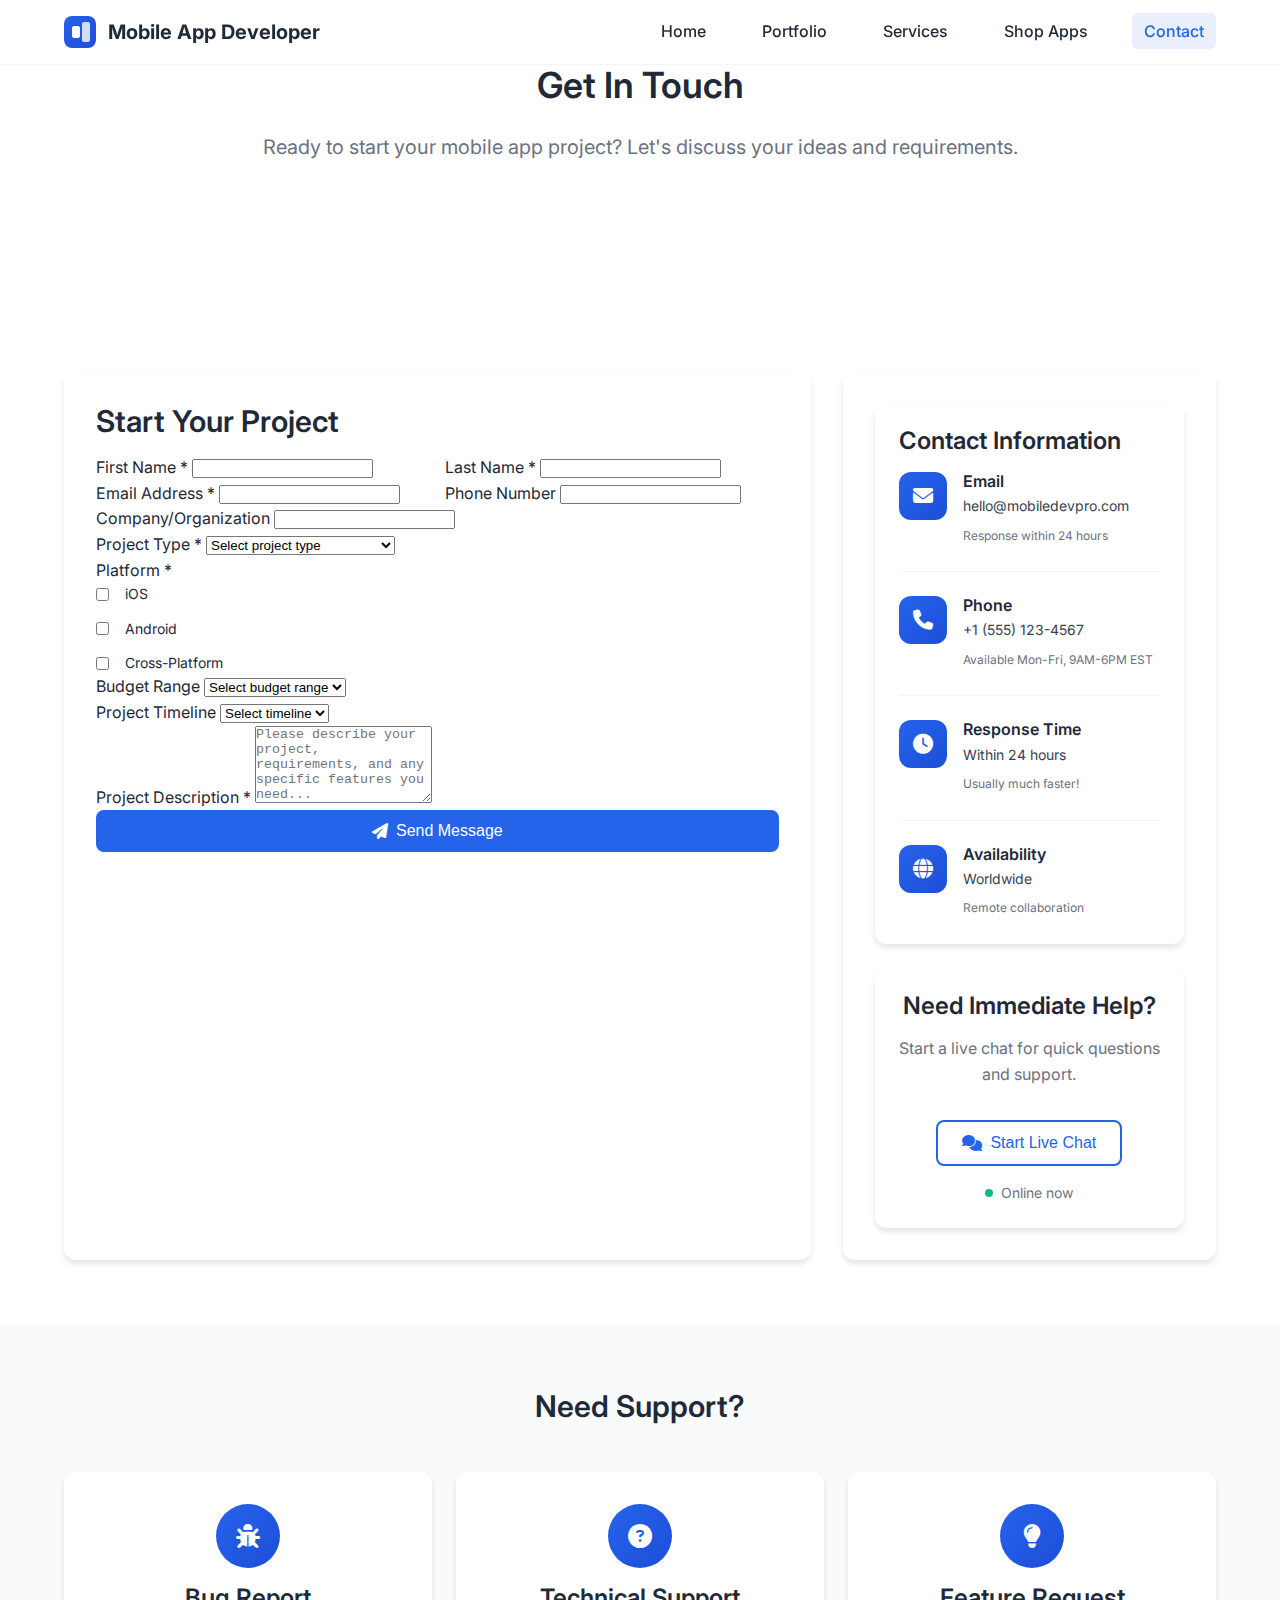
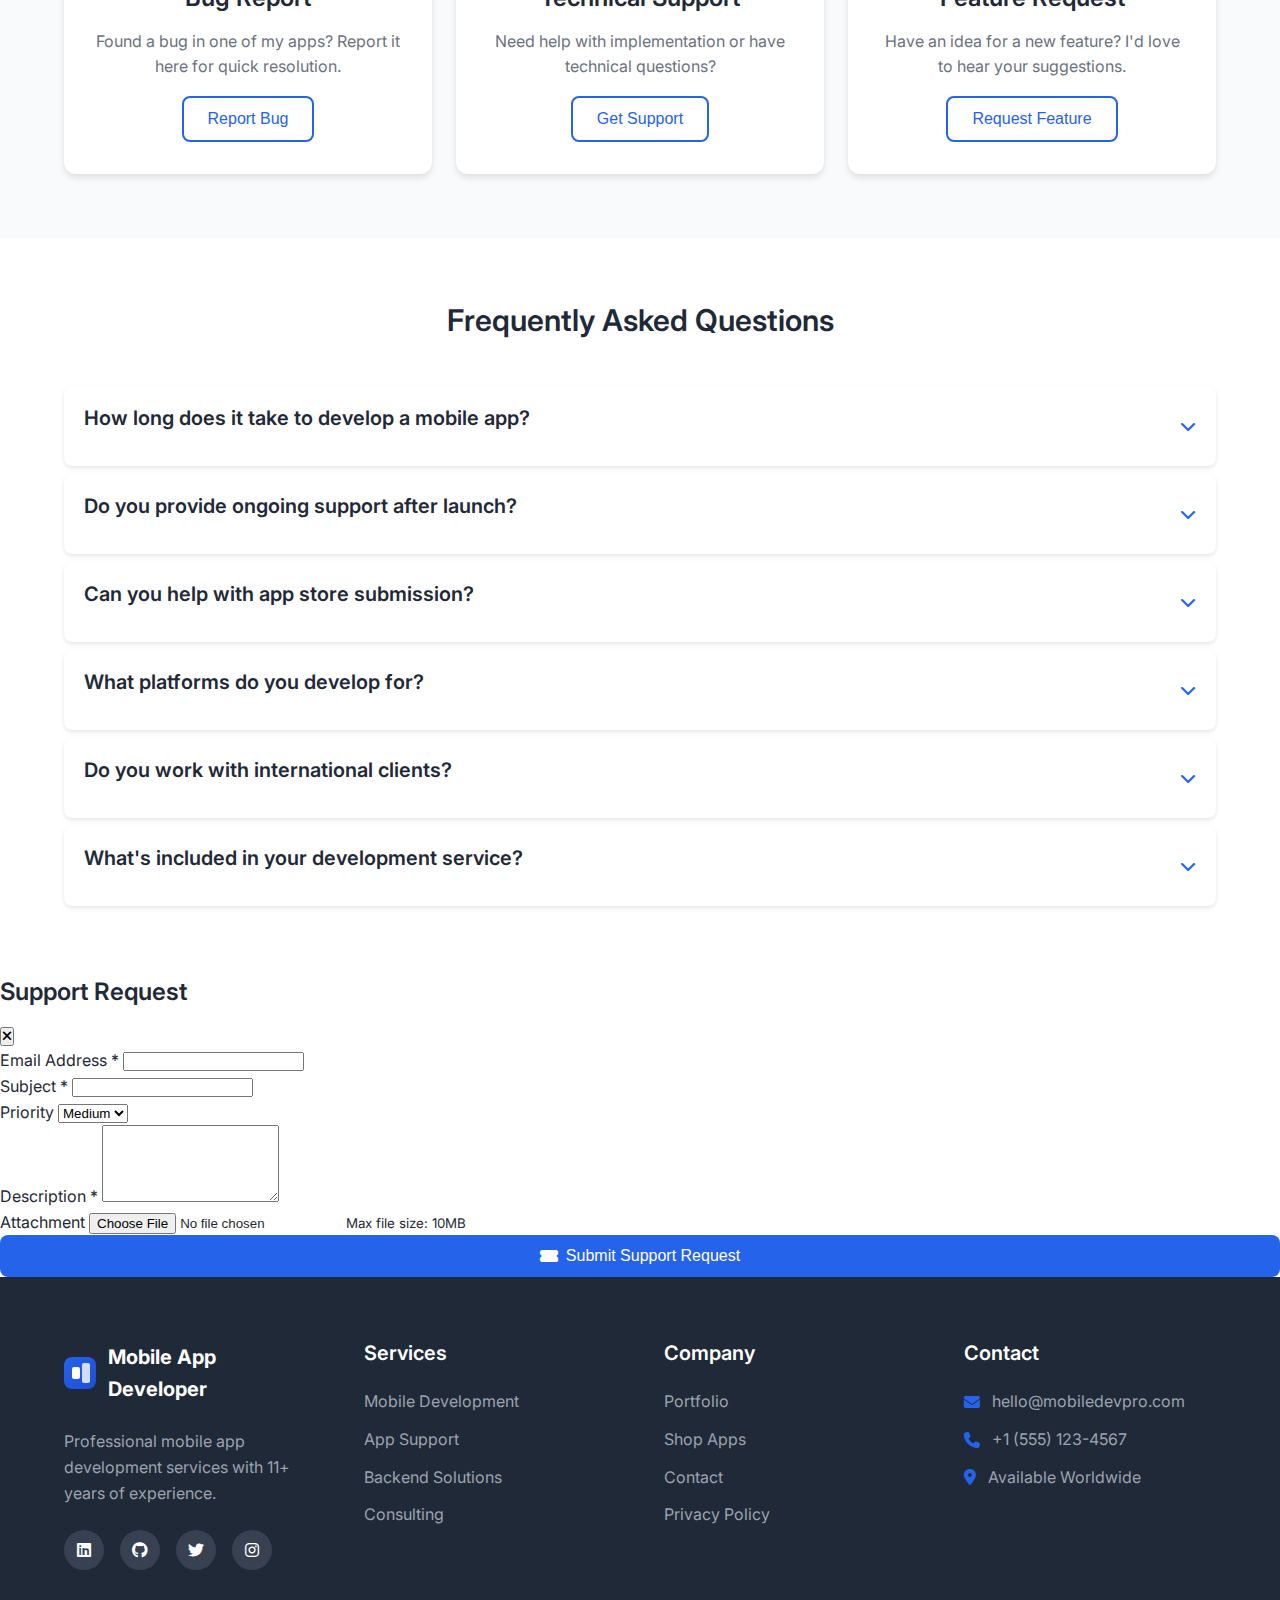
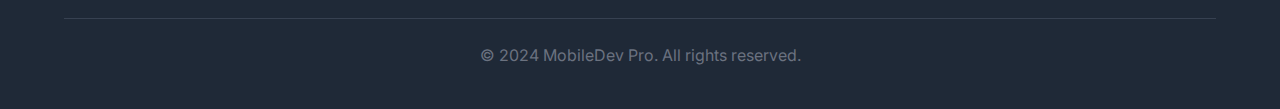
<file: contact.html>
<!DOCTYPE html>
<html lang="en">
<head>
    <meta charset="UTF-8">
    <meta name="viewport" content="width=device-width, initial-scale=1.0">
    <meta name="description" content="Contact professional mobile app developer for iOS & Android development services. Get support, request quotes, and start your project.">
    <meta name="keywords" content="contact mobile developer, app development quote, mobile app support, iOS Android developer contact">
    <title>Contact - Mobile App Developer | MobileDev Pro</title>
    
    <link rel="icon" type="image/x-icon" href="assets/favicon.ico">
    <link rel="stylesheet" href="css/styles.css">
    <link rel="stylesheet" href="https://cdnjs.cloudflare.com/ajax/libs/font-awesome/6.4.0/css/all.min.css">
    <link href="https://fonts.googleapis.com/css2?family=Inter:wght@300;400;500;600;700&display=swap" rel="stylesheet">
</head>
<body>
    <!-- Navigation -->
    <nav class="navbar">
        <div class="nav-container">
            <div class="nav-logo">
                <img src="assets/logo.svg" alt="Logo" class="logo-img">
                <span class="logo-text">Mobile App Developer</span>
            </div>
            <ul class="nav-menu">
                <li class="nav-item">
                    <a href="index.html" class="nav-link">Home</a>
                </li>
                <li class="nav-item">
                    <a href="portfolio.html" class="nav-link">Portfolio</a>
                </li>
                <li class="nav-item">
                    <a href="services.html" class="nav-link">Services</a>
                </li>
                <li class="nav-item">
                    <a href="shop.html" class="nav-link">Shop Apps</a>
                </li>
                <li class="nav-item">
                    <a href="contact.html" class="nav-link active">Contact</a>
                </li>
            </ul>
            <div class="hamburger">
                <span class="bar"></span>
                <span class="bar"></span>
                <span class="bar"></span>
            </div>
        </div>
    </nav>

    <!-- Contact Hero -->
    <section class="contact-hero">
        <div class="container">
            <h1 class="page-title">Get In Touch</h1>
            <p class="page-subtitle">Ready to start your mobile app project? Let's discuss your ideas and requirements.</p>
        </div>
    </section>

    <!-- Contact Section -->
    <section class="contact-section">
        <div class="container">
            <div class="contact-content">
                <!-- Contact Form -->
                <div class="contact-form-container">
                    <h2>Start Your Project</h2>
                    <form class="contact-form" id="contactForm">
                        <div class="form-row">
                            <div class="form-group">
                                <label for="firstName">First Name *</label>
                                <input type="text" id="firstName" name="firstName" required>
                            </div>
                            <div class="form-group">
                                <label for="lastName">Last Name *</label>
                                <input type="text" id="lastName" name="lastName" required>
                            </div>
                        </div>
                        
                        <div class="form-row">
                            <div class="form-group">
                                <label for="email">Email Address *</label>
                                <input type="email" id="email" name="email" required>
                            </div>
                            <div class="form-group">
                                <label for="phone">Phone Number</label>
                                <input type="tel" id="phone" name="phone">
                            </div>
                        </div>

                        <div class="form-group">
                            <label for="company">Company/Organization</label>
                            <input type="text" id="company" name="company">
                        </div>

                        <div class="form-group">
                            <label for="projectType">Project Type *</label>
                            <select id="projectType" name="projectType" required>
                                <option value="">Select project type</option>
                                <option value="new-app">New App Development</option>
                                <option value="app-update">App Update/Enhancement</option>
                                <option value="app-support">App Support & Maintenance</option>
                                <option value="backend">Backend Development</option>
                                <option value="consulting">Technical Consulting</option>
                                <option value="other">Other</option>
                            </select>
                        </div>

                        <div class="form-group">
                            <label for="platform">Platform *</label>
                            <div class="checkbox-group">
                                <label class="checkbox-label">
                                    <input type="checkbox" name="platform" value="ios">
                                    <span class="checkmark"></span>
                                    iOS
                                </label>
                                <label class="checkbox-label">
                                    <input type="checkbox" name="platform" value="android">
                                    <span class="checkmark"></span>
                                    Android
                                </label>
                                <label class="checkbox-label">
                                    <input type="checkbox" name="platform" value="cross-platform">
                                    <span class="checkmark"></span>
                                    Cross-Platform
                                </label>
                            </div>
                        </div>

                        <div class="form-group">
                            <label for="budget">Budget Range</label>
                            <select id="budget" name="budget">
                                <option value="">Select budget range</option>
                                <option value="under-5k">Under $5,000</option>
                                <option value="5k-15k">$5,000 - $15,000</option>
                                <option value="15k-30k">$15,000 - $30,000</option>
                                <option value="30k-50k">$30,000 - $50,000</option>
                                <option value="over-50k">Over $50,000</option>
                            </select>
                        </div>

                        <div class="form-group">
                            <label for="timeline">Project Timeline</label>
                            <select id="timeline" name="timeline">
                                <option value="">Select timeline</option>
                                <option value="asap">ASAP</option>
                                <option value="1-2-months">1-2 months</option>
                                <option value="3-4-months">3-4 months</option>
                                <option value="5-6-months">5-6 months</option>
                                <option value="flexible">Flexible</option>
                            </select>
                        </div>

                        <div class="form-group">
                            <label for="message">Project Description *</label>
                            <textarea id="message" name="message" rows="5" placeholder="Please describe your project, requirements, and any specific features you need..." required></textarea>
                        </div>

                        <button type="submit" class="btn btn-primary btn-full">
                            <i class="fas fa-paper-plane"></i>
                            Send Message
                        </button>
                    </form>
                </div>

                <!-- Contact Info -->
                <div class="contact-info-container">
                    <div class="contact-info-card">
                        <h3>Contact Information</h3>
                        <div class="contact-item">
                            <div class="contact-icon">
                                <i class="fas fa-envelope"></i>
                            </div>
                            <div class="contact-details">
                                <h4>Email</h4>
                                <p>hello@mobiledevpro.com</p>
                                <small>Response within 24 hours</small>
                            </div>
                        </div>
                        
                        <div class="contact-item">
                            <div class="contact-icon">
                                <i class="fas fa-phone"></i>
                            </div>
                            <div class="contact-details">
                                <h4>Phone</h4>
                                <p>+1 (555) 123-4567</p>
                                <small>Available Mon-Fri, 9AM-6PM EST</small>
                            </div>
                        </div>

                        <div class="contact-item">
                            <div class="contact-icon">
                                <i class="fas fa-clock"></i>
                            </div>
                            <div class="contact-details">
                                <h4>Response Time</h4>
                                <p>Within 24 hours</p>
                                <small>Usually much faster!</small>
                            </div>
                        </div>

                        <div class="contact-item">
                            <div class="contact-icon">
                                <i class="fas fa-globe"></i>
                            </div>
                            <div class="contact-details">
                                <h4>Availability</h4>
                                <p>Worldwide</p>
                                <small>Remote collaboration</small>
                            </div>
                        </div>
                    </div>

                    <!-- Live Chat Widget -->
                    <div class="live-chat-card">
                        <h3>Need Immediate Help?</h3>
                        <p>Start a live chat for quick questions and support.</p>
                        <button class="btn btn-outline chat-btn" id="startChat">
                            <i class="fas fa-comments"></i>
                            Start Live Chat
                        </button>
                        <div class="chat-status">
                            <div class="status-indicator online"></div>
                            <span>Online now</span>
                        </div>
                    </div>
                </div>
            </div>
        </div>
    </section>

    <!-- Support Request Section -->
    <section class="support-section">
        <div class="container">
            <h2 class="section-title">Need Support?</h2>
            <div class="support-options">
                <div class="support-card">
                    <div class="support-icon">
                        <i class="fas fa-bug"></i>
                    </div>
                    <h3>Bug Report</h3>
                    <p>Found a bug in one of my apps? Report it here for quick resolution.</p>
                    <button class="btn btn-outline support-btn" data-type="bug">Report Bug</button>
                </div>

                <div class="support-card">
                    <div class="support-icon">
                        <i class="fas fa-question-circle"></i>
                    </div>
                    <h3>Technical Support</h3>
                    <p>Need help with implementation or have technical questions?</p>
                    <button class="btn btn-outline support-btn" data-type="technical">Get Support</button>
                </div>

                <div class="support-card">
                    <div class="support-icon">
                        <i class="fas fa-lightbulb"></i>
                    </div>
                    <h3>Feature Request</h3>
                    <p>Have an idea for a new feature? I'd love to hear your suggestions.</p>
                    <button class="btn btn-outline support-btn" data-type="feature">Request Feature</button>
                </div>
            </div>
        </div>
    </section>

    <!-- FAQ Section -->
    <section class="faq-section">
        <div class="container">
            <h2 class="section-title">Frequently Asked Questions</h2>
            <div class="faq-grid">
                <div class="faq-item">
                    <div class="faq-question">
                        <h4>How long does it take to develop a mobile app?</h4>
                        <i class="fas fa-chevron-down"></i>
                    </div>
                    <div class="faq-answer">
                        <p>Development time varies based on complexity. Simple apps take 2-3 months, while complex apps with advanced features can take 4-6 months or more. I provide detailed timelines during the planning phase.</p>
                    </div>
                </div>

                <div class="faq-item">
                    <div class="faq-question">
                        <h4>Do you provide ongoing support after launch?</h4>
                        <i class="fas fa-chevron-down"></i>
                    </div>
                    <div class="faq-answer">
                        <p>Yes! I offer comprehensive support packages including bug fixes, updates, performance monitoring, and feature enhancements. Support plans start at $500/month.</p>
                    </div>
                </div>

                <div class="faq-item">
                    <div class="faq-question">
                        <h4>Can you help with app store submission?</h4>
                        <i class="fas fa-chevron-down"></i>
                    </div>
                    <div class="faq-answer">
                        <p>Absolutely! I handle the entire app store submission process, including preparing assets, writing descriptions, and managing the review process for both iOS App Store and Google Play Store.</p>
                    </div>
                </div>

                <div class="faq-item">
                    <div class="faq-question">
                        <h4>What platforms do you develop for?</h4>
                        <i class="fas fa-chevron-down"></i>
                    </div>
                    <div class="faq-answer">
                        <p>I develop native iOS apps (Swift/SwiftUI), native Android apps (Kotlin/Java), and cross-platform solutions using React Native and Flutter. The choice depends on your specific requirements and budget.</p>
                    </div>
                </div>

                <div class="faq-item">
                    <div class="faq-question">
                        <h4>Do you work with international clients?</h4>
                        <i class="fas fa-chevron-down"></i>
                    </div>
                    <div class="faq-answer">
                        <p>Yes! I work with clients worldwide and am experienced in remote collaboration. I accommodate different time zones and use modern communication tools to ensure smooth project delivery.</p>
                    </div>
                </div>

                <div class="faq-item">
                    <div class="faq-question">
                        <h4>What's included in your development service?</h4>
                        <i class="fas fa-chevron-down"></i>
                    </div>
                    <div class="faq-answer">
                        <p>My service includes UI/UX design, development, testing, app store submission, documentation, and 30 days of free support. I also provide source code and deployment assistance.</p>
                    </div>
                </div>
            </div>
        </div>
    </section>

    <!-- Live Chat Widget -->
    <div class="chat-widget" id="chatWidget">
        <div class="chat-header">
            <div class="chat-avatar">
                <i class="fas fa-user-tie"></i>
            </div>
            <div class="chat-info">
                <h4>MobileDev Pro</h4>
                <span class="chat-status-text">Online</span>
            </div>
            <button class="chat-minimize" id="chatMinimize">
                <i class="fas fa-minus"></i>
            </button>
        </div>
        <div class="chat-messages" id="chatMessages">
            <div class="chat-message bot">
                <div class="message-avatar">
                    <i class="fas fa-robot"></i>
                </div>
                <div class="message-content">
                    <p>Hi! I'm here to help. What can I assist you with today?</p>
                    <div class="quick-replies">
                        <button class="quick-reply" data-message="I need a quote for my app">Get Quote</button>
                        <button class="quick-reply" data-message="I have a technical question">Tech Support</button>
                        <button class="quick-reply" data-message="I want to discuss my project">Discuss Project</button>
                    </div>
                </div>
            </div>
        </div>
        <div class="chat-input">
            <input type="text" placeholder="Type your message..." id="chatInput">
            <button class="chat-send" id="chatSend">
                <i class="fas fa-paper-plane"></i>
            </button>
        </div>
    </div>

    <!-- Support Modal -->
    <div class="modal" id="supportModal">
        <div class="modal-content">
            <div class="modal-header">
                <h3 id="supportModalTitle">Support Request</h3>
                <button class="modal-close" id="supportModalClose">
                    <i class="fas fa-times"></i>
                </button>
            </div>
            <div class="modal-body">
                <form class="support-form" id="supportForm">
                    <div class="form-group">
                        <label for="supportEmail">Email Address *</label>
                        <input type="email" id="supportEmail" name="email" required>
                    </div>
                    
                    <div class="form-group">
                        <label for="supportSubject">Subject *</label>
                        <input type="text" id="supportSubject" name="subject" required>
                    </div>

                    <div class="form-group">
                        <label for="supportPriority">Priority</label>
                        <select id="supportPriority" name="priority">
                            <option value="low">Low</option>
                            <option value="medium" selected>Medium</option>
                            <option value="high">High</option>
                            <option value="urgent">Urgent</option>
                        </select>
                    </div>

                    <div class="form-group">
                        <label for="supportDescription">Description *</label>
                        <textarea id="supportDescription" name="description" rows="5" required></textarea>
                    </div>

                    <div class="form-group">
                        <label for="supportAttachment">Attachment</label>
                        <input type="file" id="supportAttachment" name="attachment" accept=".jpg,.jpeg,.png,.pdf,.doc,.docx">
                        <small>Max file size: 10MB</small>
                    </div>

                    <button type="submit" class="btn btn-primary btn-full">
                        <i class="fas fa-ticket-alt"></i>
                        Submit Support Request
                    </button>
                </form>
            </div>
        </div>
    </div>

    <!-- Footer -->
    <footer class="footer">
        <div class="container">
            <div class="footer-content">
                <div class="footer-section">
                    <div class="footer-logo">
                        <img src="assets/logo.svg" alt="Logo" class="logo-img">
                        <span class="logo-text">Mobile App Developer</span>
                    </div>
                    <p class="footer-description">
                        Professional mobile app development services with 11+ years of experience.
                    </p>
                    <div class="social-links">
                        <a href="#" class="social-link"><i class="fab fa-linkedin"></i></a>
                        <a href="#" class="social-link"><i class="fab fa-github"></i></a>
                        <a href="#" class="social-link"><i class="fab fa-twitter"></i></a>
                        <a href="#" class="social-link"><i class="fab fa-instagram"></i></a>
                    </div>
                </div>
                <div class="footer-section">
                    <h4>Services</h4>
                    <ul class="footer-links">
                        <li><a href="services.html#mobile-dev">Mobile Development</a></li>
                        <li><a href="services.html#support">App Support</a></li>
                        <li><a href="services.html#backend">Backend Solutions</a></li>
                        <li><a href="services.html#consulting">Consulting</a></li>
                    </ul>
                </div>
                <div class="footer-section">
                    <h4>Company</h4>
                    <ul class="footer-links">
                        <li><a href="portfolio.html">Portfolio</a></li>
                        <li><a href="shop.html">Shop Apps</a></li>
                        <li><a href="contact.html">Contact</a></li>
                        <li><a href="#privacy">Privacy Policy</a></li>
                    </ul>
                </div>
                <div class="footer-section">
                    <h4>Contact</h4>
                    <div class="contact-info">
                        <p><i class="fas fa-envelope"></i> hello@mobiledevpro.com</p>
                        <p><i class="fas fa-phone"></i> +1 (555) 123-4567</p>
                        <p><i class="fas fa-map-marker-alt"></i> Available Worldwide</p>
                    </div>
                </div>
            </div>
            <div class="footer-bottom">
                <p>&copy; 2024 MobileDev Pro. All rights reserved.</p>
            </div>
        </div>
    </footer>

    <script src="js/main.js"></script>
    <script src="js/contact.js"></script>
</body>
</html>
</file>
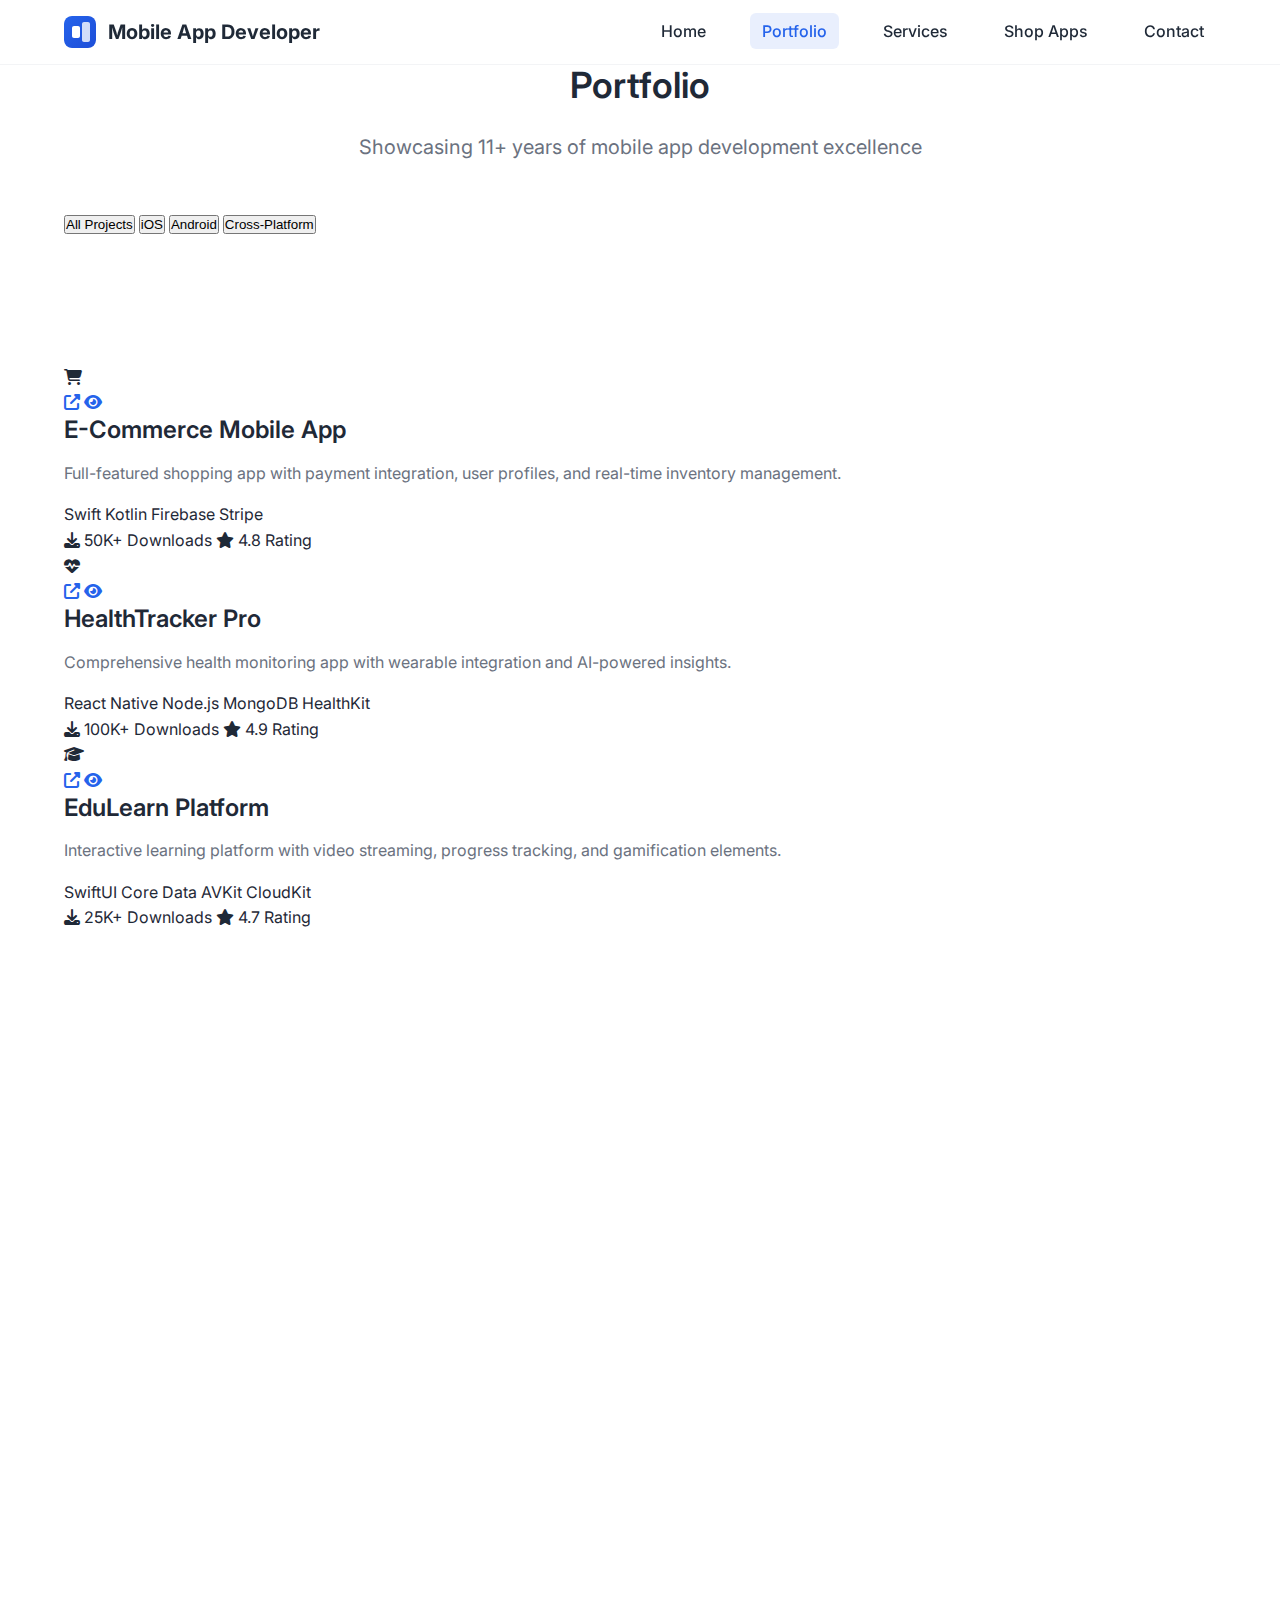
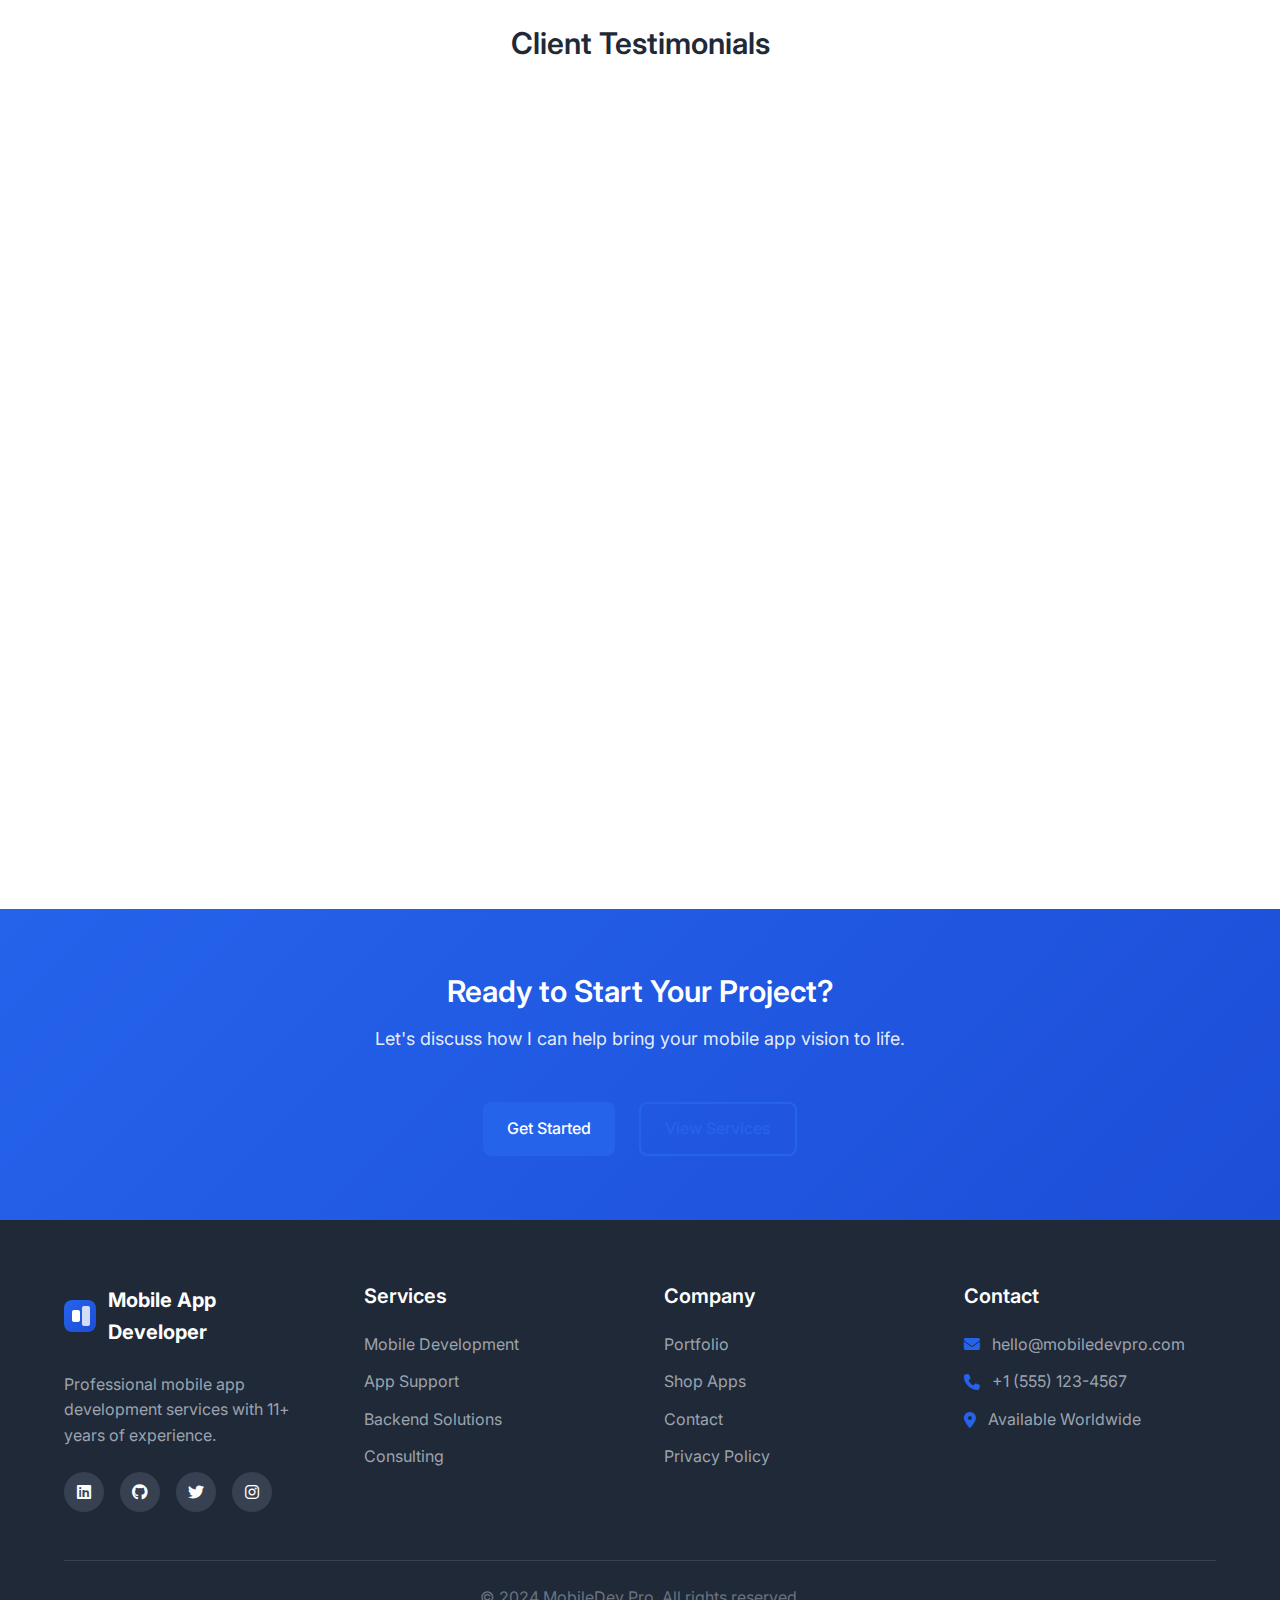
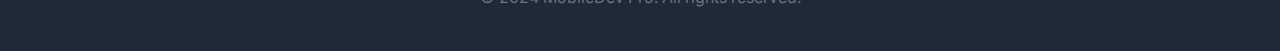
<file: portfolio.html>
<!DOCTYPE html>
<html lang="en">
<head>
    <meta charset="UTF-8">
    <meta name="viewport" content="width=device-width, initial-scale=1.0">
    <meta name="description" content="Portfolio showcasing 11+ years of iOS & Android app development projects, client testimonials, and successful mobile solutions.">
    <meta name="keywords" content="mobile app portfolio, iOS apps, Android apps, app development showcase">
    <title>Portfolio - Mobile App Development Projects | MobileDev Pro</title>
    
    <link rel="icon" type="image/x-icon" href="assets/favicon.ico">
    <link rel="stylesheet" href="css/styles.css">
    <link rel="stylesheet" href="https://cdnjs.cloudflare.com/ajax/libs/font-awesome/6.4.0/css/all.min.css">
    <link href="https://fonts.googleapis.com/css2?family=Inter:wght@300;400;500;600;700&display=swap" rel="stylesheet">
</head>
<body>
    <!-- Navigation -->
    <nav class="navbar">
        <div class="nav-container">
            <div class="nav-logo">
                <img src="assets/logo.svg" alt="Logo" class="logo-img">
                <span class="logo-text">Mobile App Developer</span>
            </div>
            <ul class="nav-menu">
                <li class="nav-item">
                    <a href="index.html" class="nav-link">Home</a>
                </li>
                <li class="nav-item">
                    <a href="portfolio.html" class="nav-link active">Portfolio</a>
                </li>
                <li class="nav-item">
                    <a href="services.html" class="nav-link">Services</a>
                </li>
                <li class="nav-item">
                    <a href="shop.html" class="nav-link">Shop Apps</a>
                </li>
                <li class="nav-item">
                    <a href="contact.html" class="nav-link">Contact</a>
                </li>
            </ul>
            <div class="hamburger">
                <span class="bar"></span>
                <span class="bar"></span>
                <span class="bar"></span>
            </div>
        </div>
    </nav>

    <!-- Portfolio Hero -->
    <section class="portfolio-hero">
        <div class="container">
            <h1 class="page-title">Portfolio</h1>
            <p class="page-subtitle">Showcasing 11+ years of mobile app development excellence</p>
            <div class="portfolio-filters">
                <button class="filter-btn active" data-filter="all">All Projects</button>
                <button class="filter-btn" data-filter="ios">iOS</button>
                <button class="filter-btn" data-filter="android">Android</button>
                <button class="filter-btn" data-filter="cross-platform">Cross-Platform</button>
            </div>
        </div>
    </section>

    <!-- Portfolio Grid -->
    <section class="portfolio-grid">
        <div class="container">
            <div class="projects-grid">
                <!-- Project 1 -->
                <div class="project-card" data-category="ios android">
                    <div class="project-image">
                        <div class="project-mockup">
                            <i class="fas fa-shopping-cart"></i>
                        </div>
                        <div class="project-overlay">
                            <div class="project-links">
                                <a href="#" class="project-link"><i class="fas fa-external-link-alt"></i></a>
                                <a href="#" class="project-link"><i class="fas fa-eye"></i></a>
                            </div>
                        </div>
                    </div>
                    <div class="project-info">
                        <h3 class="project-title">E-Commerce Mobile App</h3>
                        <p class="project-description">Full-featured shopping app with payment integration, user profiles, and real-time inventory management.</p>
                        <div class="project-tech">
                            <span class="tech-tag">Swift</span>
                            <span class="tech-tag">Kotlin</span>
                            <span class="tech-tag">Firebase</span>
                            <span class="tech-tag">Stripe</span>
                        </div>
                        <div class="project-stats">
                            <span class="stat"><i class="fas fa-download"></i> 50K+ Downloads</span>
                            <span class="stat"><i class="fas fa-star"></i> 4.8 Rating</span>
                        </div>
                    </div>
                </div>

                <!-- Project 2 -->
                <div class="project-card" data-category="cross-platform">
                    <div class="project-image">
                        <div class="project-mockup">
                            <i class="fas fa-heartbeat"></i>
                        </div>
                        <div class="project-overlay">
                            <div class="project-links">
                                <a href="#" class="project-link"><i class="fas fa-external-link-alt"></i></a>
                                <a href="#" class="project-link"><i class="fas fa-eye"></i></a>
                            </div>
                        </div>
                    </div>
                    <div class="project-info">
                        <h3 class="project-title">HealthTracker Pro</h3>
                        <p class="project-description">Comprehensive health monitoring app with wearable integration and AI-powered insights.</p>
                        <div class="project-tech">
                            <span class="tech-tag">React Native</span>
                            <span class="tech-tag">Node.js</span>
                            <span class="tech-tag">MongoDB</span>
                            <span class="tech-tag">HealthKit</span>
                        </div>
                        <div class="project-stats">
                            <span class="stat"><i class="fas fa-download"></i> 100K+ Downloads</span>
                            <span class="stat"><i class="fas fa-star"></i> 4.9 Rating</span>
                        </div>
                    </div>
                </div>

                <!-- Project 3 -->
                <div class="project-card" data-category="ios">
                    <div class="project-image">
                        <div class="project-mockup">
                            <i class="fas fa-graduation-cap"></i>
                        </div>
                        <div class="project-overlay">
                            <div class="project-links">
                                <a href="#" class="project-link"><i class="fas fa-external-link-alt"></i></a>
                                <a href="#" class="project-link"><i class="fas fa-eye"></i></a>
                            </div>
                        </div>
                    </div>
                    <div class="project-info">
                        <h3 class="project-title">EduLearn Platform</h3>
                        <p class="project-description">Interactive learning platform with video streaming, progress tracking, and gamification elements.</p>
                        <div class="project-tech">
                            <span class="tech-tag">SwiftUI</span>
                            <span class="tech-tag">Core Data</span>
                            <span class="tech-tag">AVKit</span>
                            <span class="tech-tag">CloudKit</span>
                        </div>
                        <div class="project-stats">
                            <span class="stat"><i class="fas fa-download"></i> 25K+ Downloads</span>
                            <span class="stat"><i class="fas fa-star"></i> 4.7 Rating</span>
                        </div>
                    </div>
                </div>

                <!-- Project 4 -->
                <div class="project-card" data-category="android">
                    <div class="project-image">
                        <div class="project-mockup">
                            <i class="fas fa-map-marked-alt"></i>
                        </div>
                        <div class="project-overlay">
                            <div class="project-links">
                                <a href="#" class="project-link"><i class="fas fa-external-link-alt"></i></a>
                                <a href="#" class="project-link"><i class="fas fa-eye"></i></a>
                            </div>
                        </div>
                    </div>
                    <div class="project-info">
                        <h3 class="project-title">TravelGuide App</h3>
                        <p class="project-description">Location-based travel companion with offline maps, local recommendations, and trip planning.</p>
                        <div class="project-tech">
                            <span class="tech-tag">Kotlin</span>
                            <span class="tech-tag">Google Maps</span>
                            <span class="tech-tag">Room DB</span>
                            <span class="tech-tag">Retrofit</span>
                        </div>
                        <div class="project-stats">
                            <span class="stat"><i class="fas fa-download"></i> 75K+ Downloads</span>
                            <span class="stat"><i class="fas fa-star"></i> 4.6 Rating</span>
                        </div>
                    </div>
                </div>

                <!-- Project 5 -->
                <div class="project-card" data-category="cross-platform">
                    <div class="project-image">
                        <div class="project-mockup">
                            <i class="fas fa-comments"></i>
                        </div>
                        <div class="project-overlay">
                            <div class="project-links">
                                <a href="#" class="project-link"><i class="fas fa-external-link-alt"></i></a>
                                <a href="#" class="project-link"><i class="fas fa-eye"></i></a>
                            </div>
                        </div>
                    </div>
                    <div class="project-info">
                        <h3 class="project-title">ChatConnect</h3>
                        <p class="project-description">Real-time messaging app with end-to-end encryption, group chats, and multimedia sharing.</p>
                        <div class="project-tech">
                            <span class="tech-tag">Flutter</span>
                            <span class="tech-tag">WebRTC</span>
                            <span class="tech-tag">Socket.io</span>
                            <span class="tech-tag">AWS</span>
                        </div>
                        <div class="project-stats">
                            <span class="stat"><i class="fas fa-download"></i> 200K+ Downloads</span>
                            <span class="stat"><i class="fas fa-star"></i> 4.8 Rating</span>
                        </div>
                    </div>
                </div>

                <!-- Project 6 -->
                <div class="project-card" data-category="ios android">
                    <div class="project-image">
                        <div class="project-mockup">
                            <i class="fas fa-wallet"></i>
                        </div>
                        <div class="project-overlay">
                            <div class="project-links">
                                <a href="#" class="project-link"><i class="fas fa-external-link-alt"></i></a>
                                <a href="#" class="project-link"><i class="fas fa-eye"></i></a>
                            </div>
                        </div>
                    </div>
                    <div class="project-info">
                        <h3 class="project-title">FinanceTracker Pro</h3>
                        <p class="project-description">Personal finance management with budget tracking, expense categorization, and investment insights.</p>
                        <div class="project-tech">
                            <span class="tech-tag">Swift</span>
                            <span class="tech-tag">Kotlin</span>
                            <span class="tech-tag">Chart.js</span>
                            <span class="tech-tag">Plaid API</span>
                        </div>
                        <div class="project-stats">
                            <span class="stat"><i class="fas fa-download"></i> 80K+ Downloads</span>
                            <span class="stat"><i class="fas fa-star"></i> 4.9 Rating</span>
                        </div>
                    </div>
                </div>
            </div>
        </div>
    </section>

    <!-- Client Testimonials -->
    <section class="testimonials">
        <div class="container">
            <h2 class="section-title">Client Testimonials</h2>
            <div class="testimonials-grid">
                <div class="testimonial-card">
                    <div class="testimonial-content">
                        <div class="stars">
                            <i class="fas fa-star"></i>
                            <i class="fas fa-star"></i>
                            <i class="fas fa-star"></i>
                            <i class="fas fa-star"></i>
                            <i class="fas fa-star"></i>
                        </div>
                        <p>"Exceptional work on our e-commerce app. The developer delivered beyond expectations with clean code, great UI/UX, and seamless payment integration. Our sales increased by 40% after launch!"</p>
                    </div>
                    <div class="testimonial-author">
                        <div class="author-avatar">
                            <i class="fas fa-user"></i>
                        </div>
                        <div class="author-info">
                            <h4>Sarah Johnson</h4>
                            <span>CEO, RetailTech Solutions</span>
                        </div>
                    </div>
                </div>

                <div class="testimonial-card">
                    <div class="testimonial-content">
                        <div class="stars">
                            <i class="fas fa-star"></i>
                            <i class="fas fa-star"></i>
                            <i class="fas fa-star"></i>
                            <i class="fas fa-star"></i>
                            <i class="fas fa-star"></i>
                        </div>
                        <p>"Outstanding mobile developer! Built our healthcare app with precision, meeting all compliance requirements. The app has received excellent user feedback and achieved 4.9 stars on app stores."</p>
                    </div>
                    <div class="testimonial-author">
                        <div class="author-avatar">
                            <i class="fas fa-user"></i>
                        </div>
                        <div class="author-info">
                            <h4>Dr. Michael Chen</h4>
                            <span>Founder, HealthTech Innovations</span>
                        </div>
                    </div>
                </div>

                <div class="testimonial-card">
                    <div class="testimonial-content">
                        <div class="stars">
                            <i class="fas fa-star"></i>
                            <i class="fas fa-star"></i>
                            <i class="fas fa-star"></i>
                            <i class="fas fa-star"></i>
                            <i class="fas fa-star"></i>
                        </div>
                        <p>"Professional, reliable, and highly skilled. The travel app exceeded our expectations with its intuitive design and robust backend. Great communication throughout the project!"</p>
                    </div>
                    <div class="testimonial-author">
                        <div class="author-avatar">
                            <i class="fas fa-user"></i>
                        </div>
                        <div class="author-info">
                            <h4>Emma Rodriguez</h4>
                            <span>Product Manager, TravelCorp</span>
                        </div>
                    </div>
                </div>

                <div class="testimonial-card">
                    <div class="testimonial-content">
                        <div class="stars">
                            <i class="fas fa-star"></i>
                            <i class="fas fa-star"></i>
                            <i class="fas fa-star"></i>
                            <i class="fas fa-star"></i>
                            <i class="fas fa-star"></i>
                        </div>
                        <p>"Incredible attention to detail and technical expertise. The finance app handles complex calculations flawlessly and the security implementation is top-notch. Highly recommended!"</p>
                    </div>
                    <div class="testimonial-author">
                        <div class="author-avatar">
                            <i class="fas fa-user"></i>
                        </div>
                        <div class="author-info">
                            <h4>James Wilson</h4>
                            <span>CTO, FinanceFlow</span>
                        </div>
                    </div>
                </div>
            </div>
        </div>
    </section>

    <!-- CTA Section -->
    <section class="cta">
        <div class="container">
            <div class="cta-content">
                <h2>Ready to Start Your Project?</h2>
                <p>Let's discuss how I can help bring your mobile app vision to life.</p>
                <div class="cta-buttons">
                    <a href="contact.html" class="btn btn-primary">Get Started</a>
                    <a href="services.html" class="btn btn-outline">View Services</a>
                </div>
            </div>
        </div>
    </section>

    <!-- Footer -->
    <footer class="footer">
        <div class="container">
            <div class="footer-content">
                <div class="footer-section">
                    <div class="footer-logo">
                        <img src="assets/logo.svg" alt="Logo" class="logo-img">
                        <span class="logo-text">Mobile App Developer</span>
                    </div>
                    <p class="footer-description">
                        Professional mobile app development services with 11+ years of experience.
                    </p>
                    <div class="social-links">
                        <a href="#" class="social-link"><i class="fab fa-linkedin"></i></a>
                        <a href="#" class="social-link"><i class="fab fa-github"></i></a>
                        <a href="#" class="social-link"><i class="fab fa-twitter"></i></a>
                        <a href="#" class="social-link"><i class="fab fa-instagram"></i></a>
                    </div>
                </div>
                <div class="footer-section">
                    <h4>Services</h4>
                    <ul class="footer-links">
                        <li><a href="services.html#mobile-dev">Mobile Development</a></li>
                        <li><a href="services.html#support">App Support</a></li>
                        <li><a href="services.html#backend">Backend Solutions</a></li>
                        <li><a href="services.html#consulting">Consulting</a></li>
                    </ul>
                </div>
                <div class="footer-section">
                    <h4>Company</h4>
                    <ul class="footer-links">
                        <li><a href="portfolio.html">Portfolio</a></li>
                        <li><a href="shop.html">Shop Apps</a></li>
                        <li><a href="contact.html">Contact</a></li>
                        <li><a href="#privacy">Privacy Policy</a></li>
                    </ul>
                </div>
                <div class="footer-section">
                    <h4>Contact</h4>
                    <div class="contact-info">
                        <p><i class="fas fa-envelope"></i> hello@mobiledevpro.com</p>
                        <p><i class="fas fa-phone"></i> +1 (555) 123-4567</p>
                        <p><i class="fas fa-map-marker-alt"></i> Available Worldwide</p>
                    </div>
                </div>
            </div>
            <div class="footer-bottom">
                <p>&copy; 2024 MobileDev Pro. All rights reserved.</p>
            </div>
        </div>
    </footer>

    <script src="js/main.js"></script>
</body>
</html>
</file>
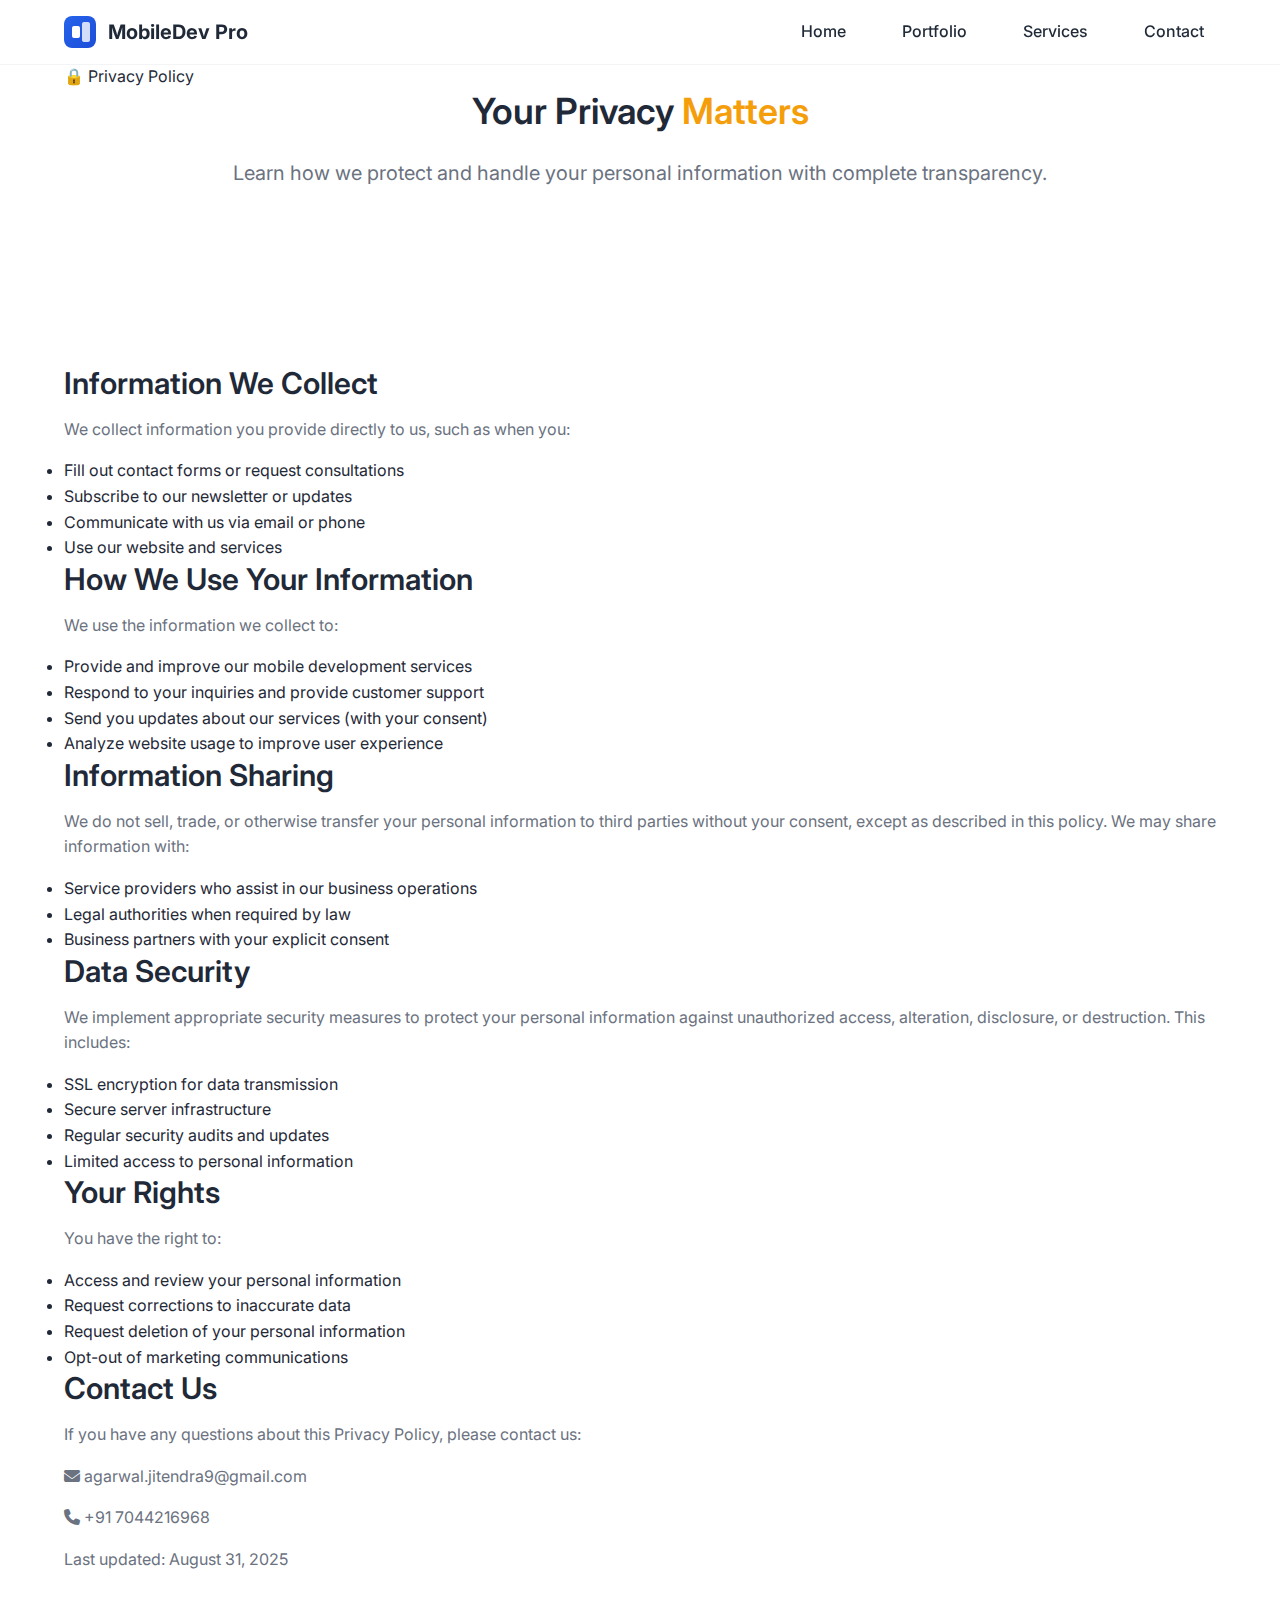
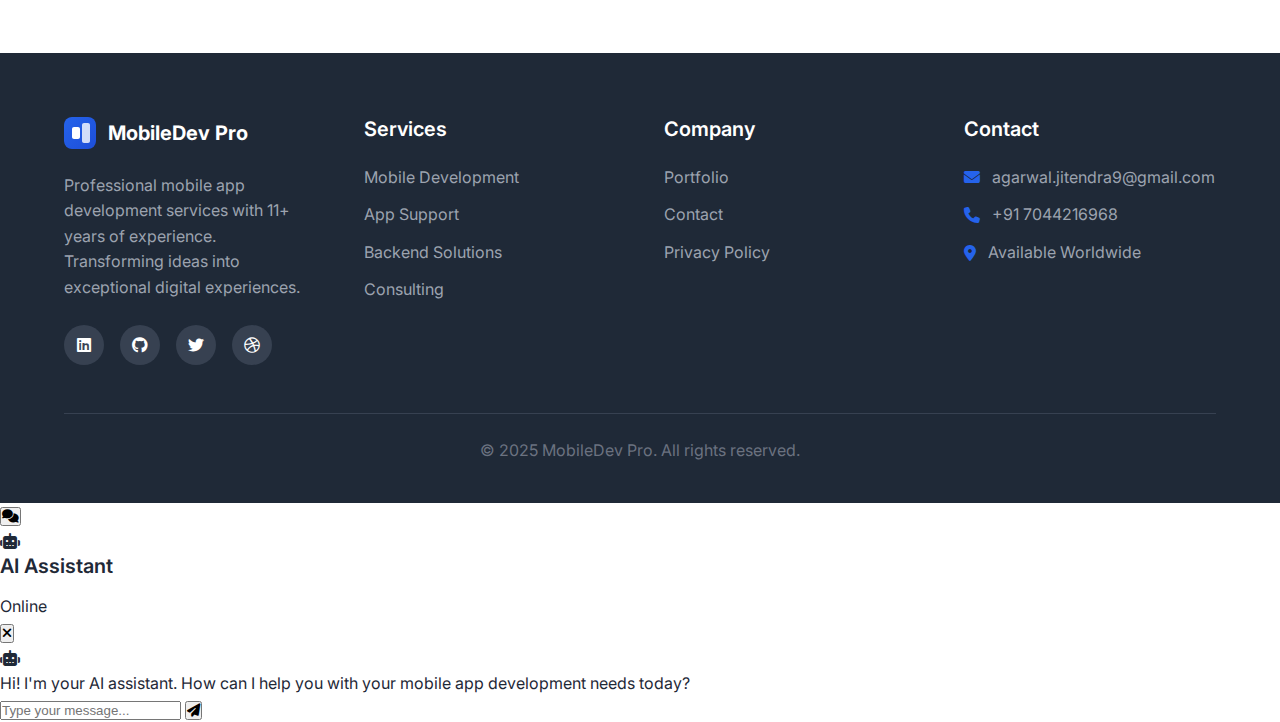
<file: privacy.html>
<!DOCTYPE html>
<html lang="en">
<head>
    <meta charset="UTF-8">
    <meta name="viewport" content="width=device-width, initial-scale=1.0">
    <meta name="description" content="Privacy Policy - Mobile Developer Pro">
    <title>Privacy Policy | Mobile Developer Pro</title>
    
    <!-- CSS -->
    <link rel="stylesheet" href="css/styles.css">
    
    <!-- Font Awesome -->
    <link rel="stylesheet" href="https://cdnjs.cloudflare.com/ajax/libs/font-awesome/6.4.0/css/all.min.css">
    
    <!-- Google Fonts -->
    <link href="https://fonts.googleapis.com/css2?family=Inter:wght@300;400;500;600;700&display=swap" rel="stylesheet">
</head>
<body>
    <!-- Navigation -->
    <nav class="navbar">
        <div class="nav-container">
            <div class="nav-logo">
                <img src="assets/logo.svg" alt="Logo" class="logo-img">
                <span class="logo-text">MobileDev Pro</span>
            </div>
            <ul class="nav-menu">
                <li class="nav-item">
                    <a href="index.html" class="nav-link">Home</a>
                </li>
                <li class="nav-item">
                    <a href="portfolio.html" class="nav-link">Portfolio</a>
                </li>
                <li class="nav-item">
                    <a href="services.html" class="nav-link">Services</a>
                </li>
                <li class="nav-item">
                    <a href="contact.html" class="nav-link">Contact</a>
                </li>
            </ul>
            <div class="hamburger">
                <span class="bar"></span>
                <span class="bar"></span>
                <span class="bar"></span>
            </div>
        </div>
    </nav>

    <!-- Privacy Policy Hero -->
    <section class="page-hero">
        <div class="container">
            <div class="hero-content">
                <div class="section-badge">
                    <span class="badge-icon">🔒</span>
                    <span class="badge-text">Privacy Policy</span>
                </div>
                <h1 class="page-title">Your Privacy <span class="highlight">Matters</span></h1>
                <p class="page-subtitle">
                    Learn how we protect and handle your personal information with complete transparency.
                </p>
            </div>
        </div>
    </section>

    <!-- Privacy Content -->
    <section class="privacy-content">
        <div class="container">
            <div class="content-wrapper">
                <div class="privacy-section">
                    <h2>Information We Collect</h2>
                    <p>We collect information you provide directly to us, such as when you:</p>
                    <ul>
                        <li>Fill out contact forms or request consultations</li>
                        <li>Subscribe to our newsletter or updates</li>
                        <li>Communicate with us via email or phone</li>
                        <li>Use our website and services</li>
                    </ul>
                </div>

                <div class="privacy-section">
                    <h2>How We Use Your Information</h2>
                    <p>We use the information we collect to:</p>
                    <ul>
                        <li>Provide and improve our mobile development services</li>
                        <li>Respond to your inquiries and provide customer support</li>
                        <li>Send you updates about our services (with your consent)</li>
                        <li>Analyze website usage to improve user experience</li>
                    </ul>
                </div>

                <div class="privacy-section">
                    <h2>Information Sharing</h2>
                    <p>We do not sell, trade, or otherwise transfer your personal information to third parties without your consent, except as described in this policy. We may share information with:</p>
                    <ul>
                        <li>Service providers who assist in our business operations</li>
                        <li>Legal authorities when required by law</li>
                        <li>Business partners with your explicit consent</li>
                    </ul>
                </div>

                <div class="privacy-section">
                    <h2>Data Security</h2>
                    <p>We implement appropriate security measures to protect your personal information against unauthorized access, alteration, disclosure, or destruction. This includes:</p>
                    <ul>
                        <li>SSL encryption for data transmission</li>
                        <li>Secure server infrastructure</li>
                        <li>Regular security audits and updates</li>
                        <li>Limited access to personal information</li>
                    </ul>
                </div>

                <div class="privacy-section">
                    <h2>Your Rights</h2>
                    <p>You have the right to:</p>
                    <ul>
                        <li>Access and review your personal information</li>
                        <li>Request corrections to inaccurate data</li>
                        <li>Request deletion of your personal information</li>
                        <li>Opt-out of marketing communications</li>
                    </ul>
                </div>

                <div class="privacy-section">
                    <h2>Contact Us</h2>
                    <p>If you have any questions about this Privacy Policy, please contact us:</p>
                    <div class="contact-details">
                        <p><i class="fas fa-envelope"></i> agarwal.jitendra9@gmail.com</p>
                        <p><i class="fas fa-phone"></i> +91 7044216968</p>
                    </div>
                </div>

                <div class="privacy-section">
                    <p class="last-updated">Last updated: August 31, 2025</p>
                </div>
            </div>
        </div>
    </section>

    <!-- Footer -->
    <footer class="footer">
        <div class="container">
            <div class="footer-content">
                <div class="footer-section">
                    <div class="footer-logo">
                        <img src="assets/logo.svg" alt="Logo" class="logo-img">
                        <span class="logo-text">MobileDev Pro</span>
                    </div>
                    <p class="footer-description">
                        Professional mobile app development services with 11+ years of experience. Transforming ideas into exceptional digital experiences.
                    </p>
                    <div class="social-links">
                        <a href="#" class="social-link"><i class="fab fa-linkedin"></i></a>
                        <a href="#" class="social-link"><i class="fab fa-github"></i></a>
                        <a href="#" class="social-link"><i class="fab fa-twitter"></i></a>
                        <a href="#" class="social-link"><i class="fab fa-dribbble"></i></a>
                    </div>
                </div>
                <div class="footer-section">
                    <h4>Services</h4>
                    <ul class="footer-links">
                        <li><a href="services.html#mobile-dev">Mobile Development</a></li>
                        <li><a href="services.html#support">App Support</a></li>
                        <li><a href="services.html#backend">Backend Solutions</a></li>
                        <li><a href="services.html#consulting">Consulting</a></li>
                    </ul>
                </div>
                <div class="footer-section">
                    <h4>Company</h4>
                    <ul class="footer-links">
                        <li><a href="portfolio.html">Portfolio</a></li>
                        <li><a href="contact.html">Contact</a></li>
                        <li><a href="privacy.html">Privacy Policy</a></li>
                    </ul>
                </div>
                <div class="footer-section">
                    <h4>Contact</h4>
                    <div class="contact-info">
                        <p><i class="fas fa-envelope"></i> agarwal.jitendra9@gmail.com</p>
                        <p><i class="fas fa-phone"></i> +91 7044216968</p>
                        <p><i class="fas fa-map-marker-alt"></i> Available Worldwide</p>
                    </div>
                </div>
            </div>
            <div class="footer-bottom">
                <p>&copy; 2025 MobileDev Pro. All rights reserved.</p>
            </div>
        </div>
    </footer>

    <!-- JavaScript -->
    <script src="js/main.js"></script>
    <script src="js/chat-widget.js"></script>
</body>
</html>
</file>
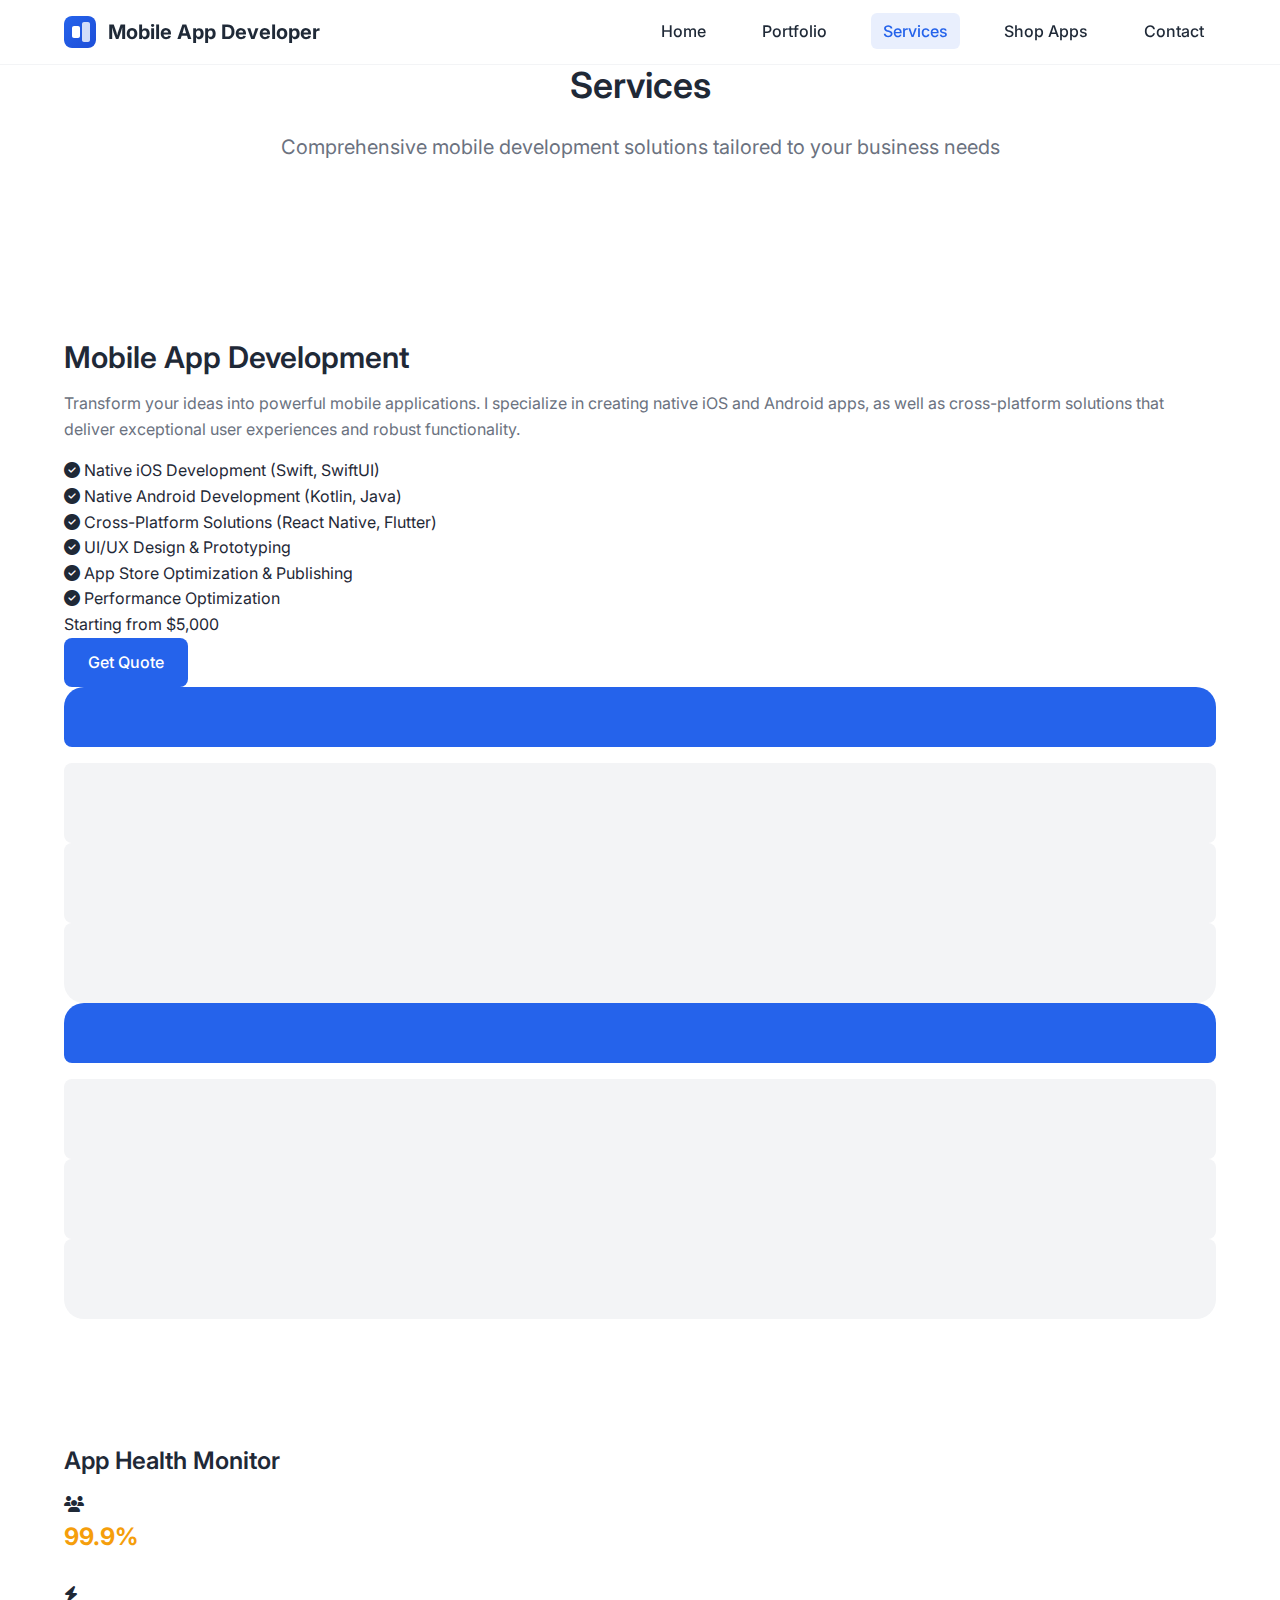
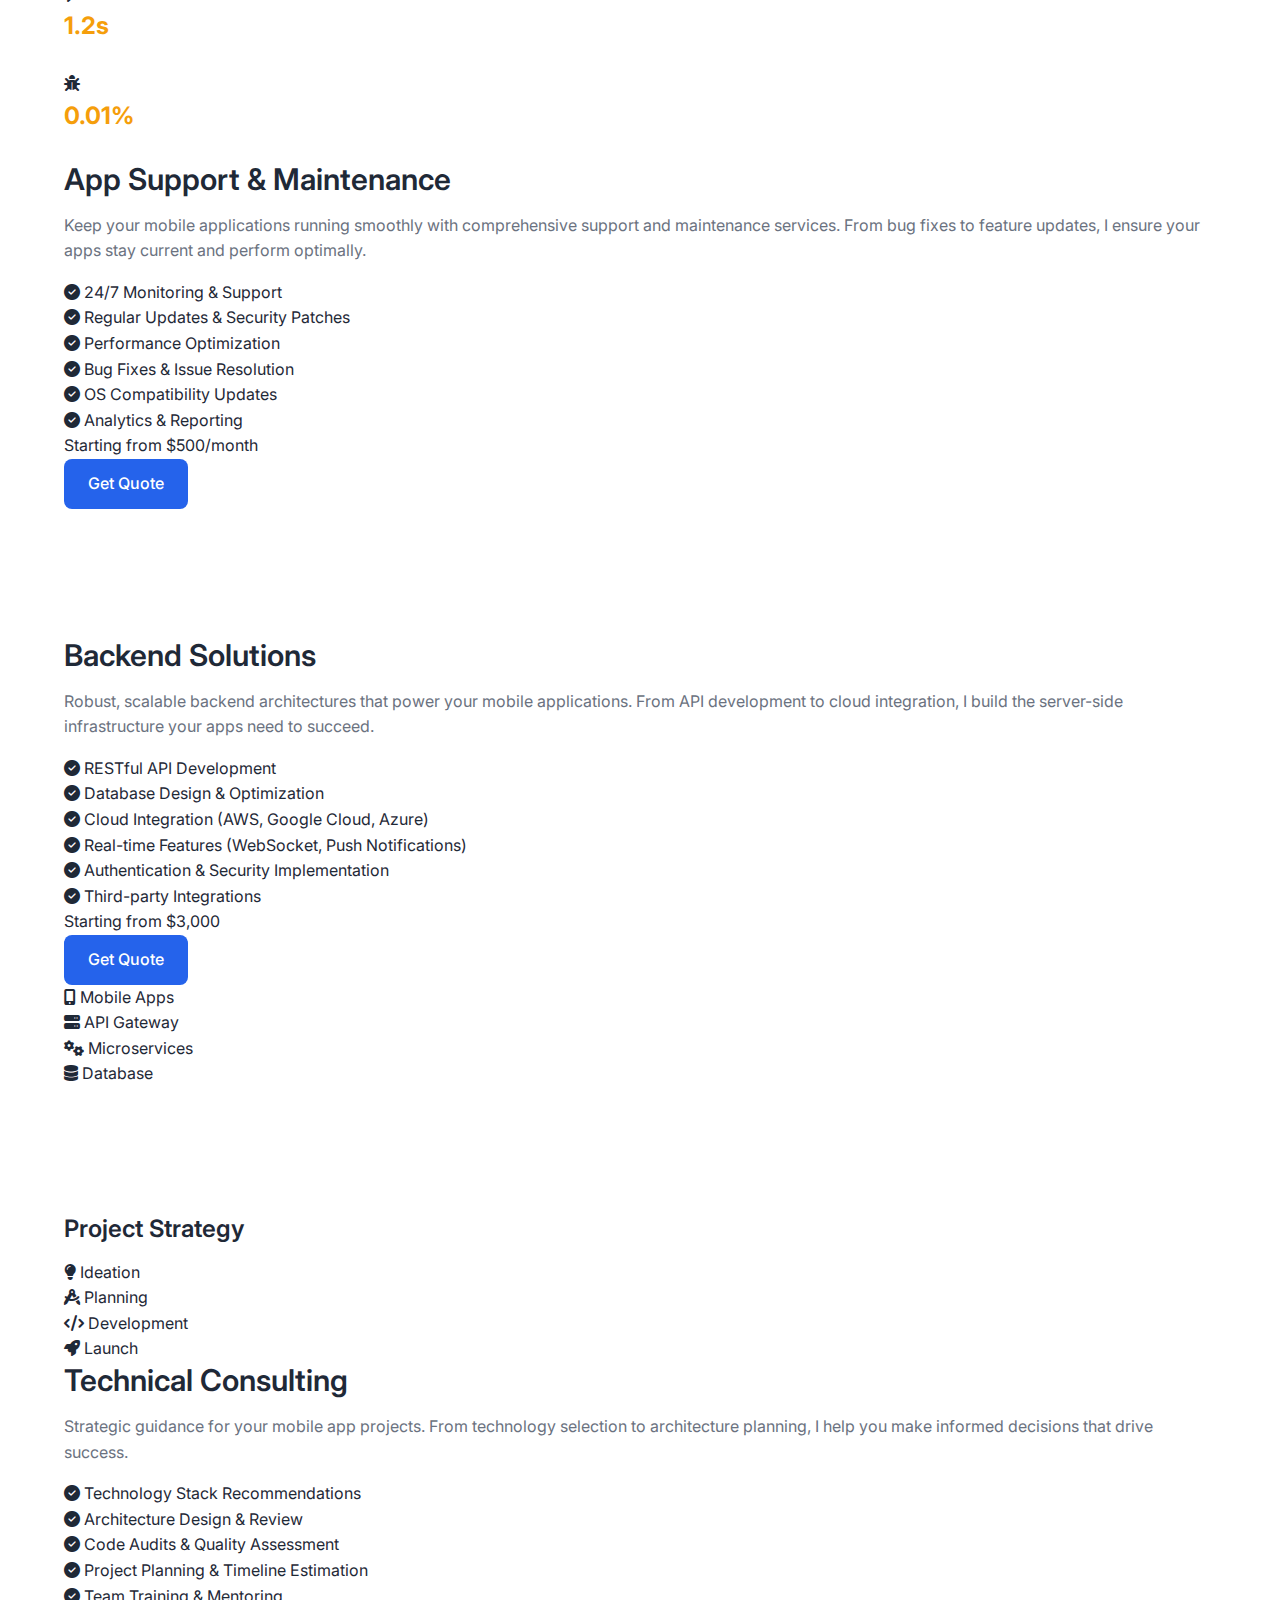
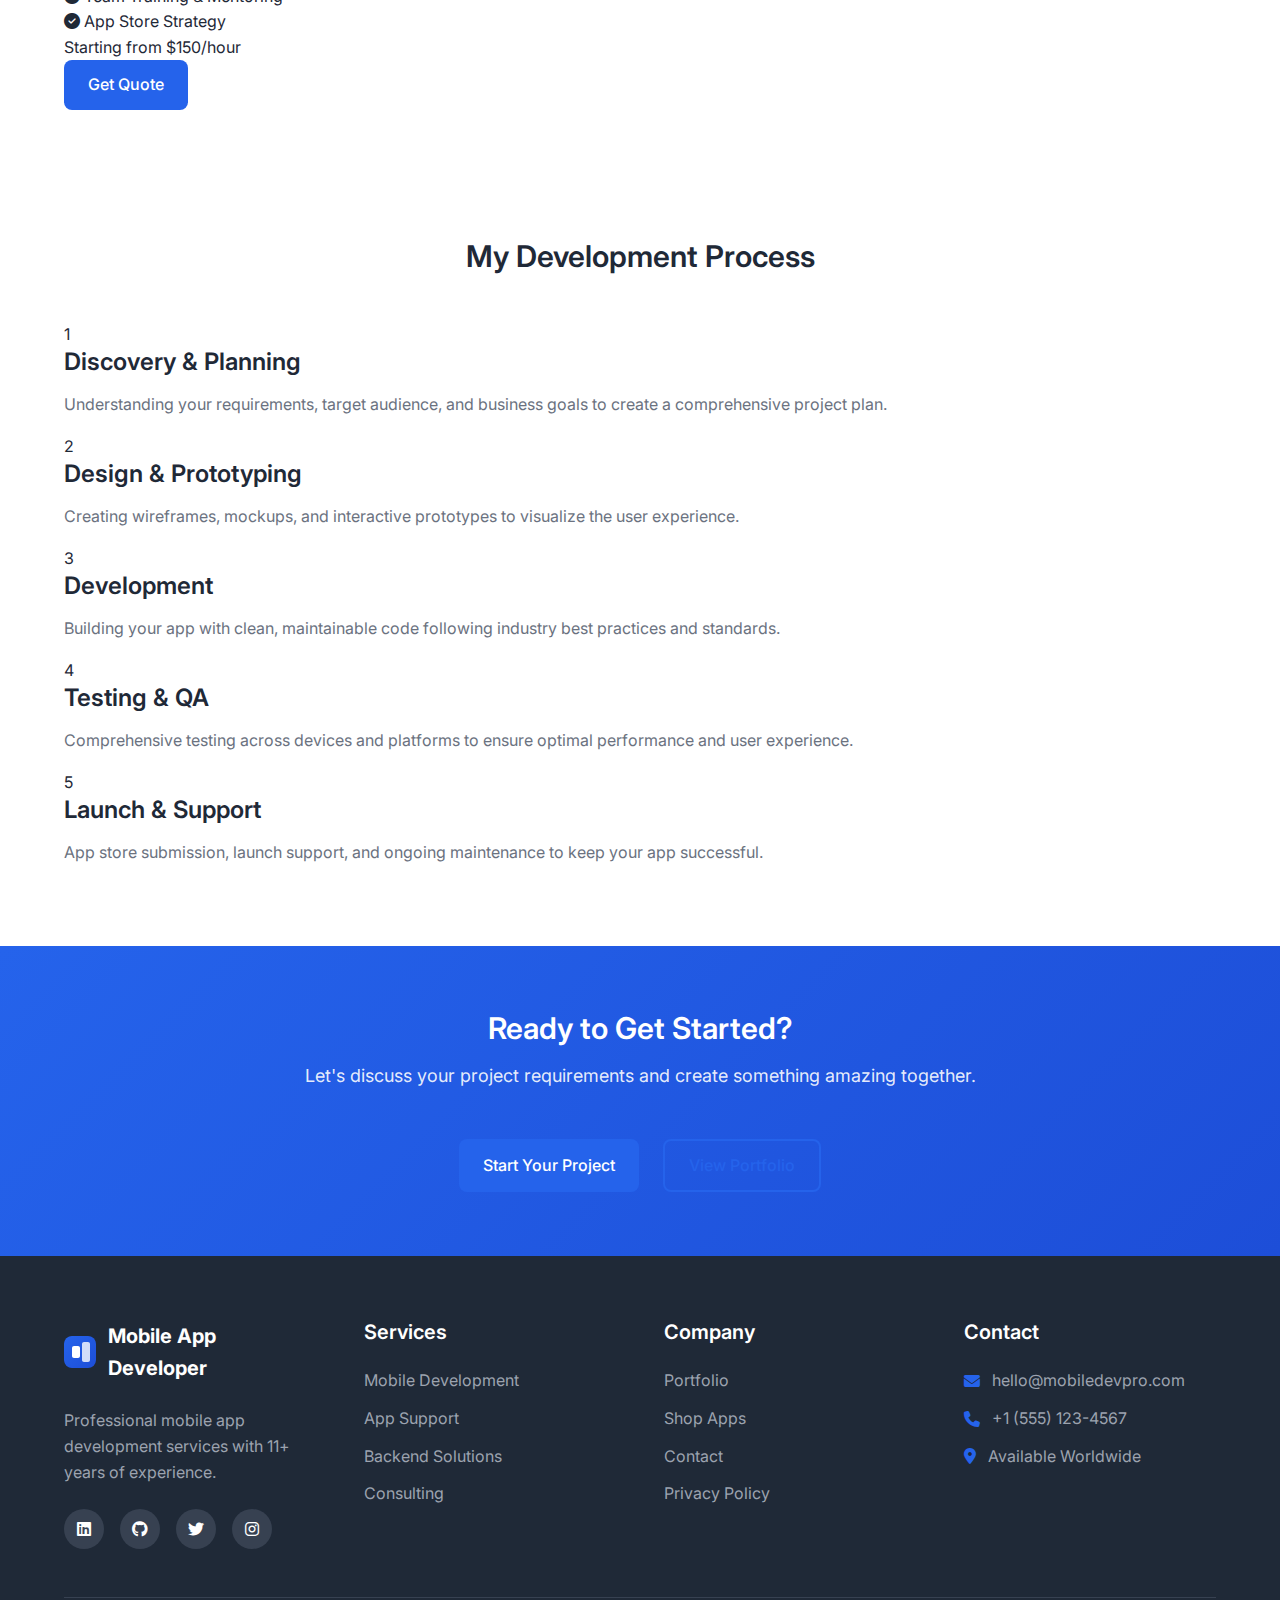
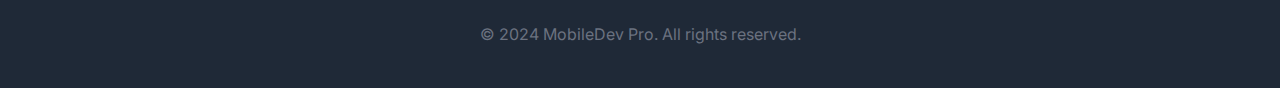
<file: services.html>
<!DOCTYPE html>
<html lang="en">
<head>
    <meta charset="UTF-8">
    <meta name="viewport" content="width=device-width, initial-scale=1.0">
    <meta name="description" content="Professional mobile app development services: iOS & Android development, app support & maintenance, backend solutions, and consulting.">
    <meta name="keywords" content="mobile app development services, iOS development, Android development, app support, backend solutions">
    <title>Services - Mobile App Development | MobileDev Pro</title>
    
    <link rel="icon" type="image/x-icon" href="assets/favicon.ico">
    <link rel="stylesheet" href="css/styles.css">
    <link rel="stylesheet" href="https://cdnjs.cloudflare.com/ajax/libs/font-awesome/6.4.0/css/all.min.css">
    <link href="https://fonts.googleapis.com/css2?family=Inter:wght@300;400;500;600;700&display=swap" rel="stylesheet">
</head>
<body>
    <!-- Navigation -->
    <nav class="navbar">
        <div class="nav-container">
            <div class="nav-logo">
                <img src="assets/logo.svg" alt="Logo" class="logo-img">
                <span class="logo-text">Mobile App Developer</span>
            </div>
            <ul class="nav-menu">
                <li class="nav-item">
                    <a href="index.html" class="nav-link">Home</a>
                </li>
                <li class="nav-item">
                    <a href="portfolio.html" class="nav-link">Portfolio</a>
                </li>
                <li class="nav-item">
                    <a href="services.html" class="nav-link active">Services</a>
                </li>
                <li class="nav-item">
                    <a href="shop.html" class="nav-link">Shop Apps</a>
                </li>
                <li class="nav-item">
                    <a href="contact.html" class="nav-link">Contact</a>
                </li>
            </ul>
            <div class="hamburger">
                <span class="bar"></span>
                <span class="bar"></span>
                <span class="bar"></span>
            </div>
        </div>
    </nav>

    <!-- Services Hero -->
    <section class="services-hero">
        <div class="container">
            <h1 class="page-title">Services</h1>
            <p class="page-subtitle">Comprehensive mobile development solutions tailored to your business needs</p>
        </div>
    </section>

    <!-- Mobile Development Service -->
    <section id="mobile-dev" class="service-section">
        <div class="container">
            <div class="service-content">
                <div class="service-text">
                    <h2 class="service-title">Mobile App Development</h2>
                    <p class="service-description">
                        Transform your ideas into powerful mobile applications. I specialize in creating native iOS and Android apps, as well as cross-platform solutions that deliver exceptional user experiences and robust functionality.
                    </p>
                    <div class="service-features">
                        <div class="feature-item">
                            <i class="fas fa-check-circle"></i>
                            <span>Native iOS Development (Swift, SwiftUI)</span>
                        </div>
                        <div class="feature-item">
                            <i class="fas fa-check-circle"></i>
                            <span>Native Android Development (Kotlin, Java)</span>
                        </div>
                        <div class="feature-item">
                            <i class="fas fa-check-circle"></i>
                            <span>Cross-Platform Solutions (React Native, Flutter)</span>
                        </div>
                        <div class="feature-item">
                            <i class="fas fa-check-circle"></i>
                            <span>UI/UX Design & Prototyping</span>
                        </div>
                        <div class="feature-item">
                            <i class="fas fa-check-circle"></i>
                            <span>App Store Optimization & Publishing</span>
                        </div>
                        <div class="feature-item">
                            <i class="fas fa-check-circle"></i>
                            <span>Performance Optimization</span>
                        </div>
                    </div>
                    <div class="service-pricing">
                        <div class="price-range">
                            <span class="price-label">Starting from</span>
                            <span class="price-amount">$5,000</span>
                        </div>
                        <a href="contact.html" class="btn btn-primary">Get Quote</a>
                    </div>
                </div>
                <div class="service-image">
                    <div class="service-mockup">
                        <div class="mockup-phones">
                            <div class="phone-device ios">
                                <div class="phone-screen">
                                    <div class="app-interface">
                                        <div class="app-header"></div>
                                        <div class="app-body">
                                            <div class="app-element"></div>
                                            <div class="app-element"></div>
                                            <div class="app-element"></div>
                                        </div>
                                    </div>
                                </div>
                            </div>
                            <div class="phone-device android">
                                <div class="phone-screen">
                                    <div class="app-interface">
                                        <div class="app-header"></div>
                                        <div class="app-body">
                                            <div class="app-element"></div>
                                            <div class="app-element"></div>
                                            <div class="app-element"></div>
                                        </div>
                                    </div>
                                </div>
                            </div>
                        </div>
                    </div>
                </div>
            </div>
        </div>
    </section>

    <!-- App Support Service -->
    <section id="support" class="service-section alt-bg">
        <div class="container">
            <div class="service-content reverse">
                <div class="service-image">
                    <div class="service-mockup">
                        <div class="support-dashboard">
                            <div class="dashboard-header">
                                <h3>App Health Monitor</h3>
                            </div>
                            <div class="dashboard-stats">
                                <div class="stat-card">
                                    <i class="fas fa-users"></i>
                                    <span class="stat-number">99.9%</span>
                                    <span class="stat-label">Uptime</span>
                                </div>
                                <div class="stat-card">
                                    <i class="fas fa-bolt"></i>
                                    <span class="stat-number">1.2s</span>
                                    <span class="stat-label">Load Time</span>
                                </div>
                                <div class="stat-card">
                                    <i class="fas fa-bug"></i>
                                    <span class="stat-number">0.01%</span>
                                    <span class="stat-label">Crash Rate</span>
                                </div>
                            </div>
                        </div>
                    </div>
                </div>
                <div class="service-text">
                    <h2 class="service-title">App Support & Maintenance</h2>
                    <p class="service-description">
                        Keep your mobile applications running smoothly with comprehensive support and maintenance services. From bug fixes to feature updates, I ensure your apps stay current and perform optimally.
                    </p>
                    <div class="service-features">
                        <div class="feature-item">
                            <i class="fas fa-check-circle"></i>
                            <span>24/7 Monitoring & Support</span>
                        </div>
                        <div class="feature-item">
                            <i class="fas fa-check-circle"></i>
                            <span>Regular Updates & Security Patches</span>
                        </div>
                        <div class="feature-item">
                            <i class="fas fa-check-circle"></i>
                            <span>Performance Optimization</span>
                        </div>
                        <div class="feature-item">
                            <i class="fas fa-check-circle"></i>
                            <span>Bug Fixes & Issue Resolution</span>
                        </div>
                        <div class="feature-item">
                            <i class="fas fa-check-circle"></i>
                            <span>OS Compatibility Updates</span>
                        </div>
                        <div class="feature-item">
                            <i class="fas fa-check-circle"></i>
                            <span>Analytics & Reporting</span>
                        </div>
                    </div>
                    <div class="service-pricing">
                        <div class="price-range">
                            <span class="price-label">Starting from</span>
                            <span class="price-amount">$500/month</span>
                        </div>
                        <a href="contact.html" class="btn btn-primary">Get Quote</a>
                    </div>
                </div>
            </div>
        </div>
    </section>

    <!-- Backend Solutions Service -->
    <section id="backend" class="service-section">
        <div class="container">
            <div class="service-content">
                <div class="service-text">
                    <h2 class="service-title">Backend Solutions</h2>
                    <p class="service-description">
                        Robust, scalable backend architectures that power your mobile applications. From API development to cloud integration, I build the server-side infrastructure your apps need to succeed.
                    </p>
                    <div class="service-features">
                        <div class="feature-item">
                            <i class="fas fa-check-circle"></i>
                            <span>RESTful API Development</span>
                        </div>
                        <div class="feature-item">
                            <i class="fas fa-check-circle"></i>
                            <span>Database Design & Optimization</span>
                        </div>
                        <div class="feature-item">
                            <i class="fas fa-check-circle"></i>
                            <span>Cloud Integration (AWS, Google Cloud, Azure)</span>
                        </div>
                        <div class="feature-item">
                            <i class="fas fa-check-circle"></i>
                            <span>Real-time Features (WebSocket, Push Notifications)</span>
                        </div>
                        <div class="feature-item">
                            <i class="fas fa-check-circle"></i>
                            <span>Authentication & Security Implementation</span>
                        </div>
                        <div class="feature-item">
                            <i class="fas fa-check-circle"></i>
                            <span>Third-party Integrations</span>
                        </div>
                    </div>
                    <div class="service-pricing">
                        <div class="price-range">
                            <span class="price-label">Starting from</span>
                            <span class="price-amount">$3,000</span>
                        </div>
                        <a href="contact.html" class="btn btn-primary">Get Quote</a>
                    </div>
                </div>
                <div class="service-image">
                    <div class="service-mockup">
                        <div class="backend-architecture">
                            <div class="arch-layer">
                                <div class="arch-component">
                                    <i class="fas fa-mobile-alt"></i>
                                    <span>Mobile Apps</span>
                                </div>
                            </div>
                            <div class="arch-layer">
                                <div class="arch-component">
                                    <i class="fas fa-server"></i>
                                    <span>API Gateway</span>
                                </div>
                            </div>
                            <div class="arch-layer">
                                <div class="arch-component">
                                    <i class="fas fa-cogs"></i>
                                    <span>Microservices</span>
                                </div>
                            </div>
                            <div class="arch-layer">
                                <div class="arch-component">
                                    <i class="fas fa-database"></i>
                                    <span>Database</span>
                                </div>
                            </div>
                        </div>
                    </div>
                </div>
            </div>
        </div>
    </section>

    <!-- Consulting Service -->
    <section id="consulting" class="service-section alt-bg">
        <div class="container">
            <div class="service-content reverse">
                <div class="service-image">
                    <div class="service-mockup">
                        <div class="consulting-board">
                            <div class="board-header">
                                <h3>Project Strategy</h3>
                            </div>
                            <div class="board-content">
                                <div class="strategy-item">
                                    <i class="fas fa-lightbulb"></i>
                                    <span>Ideation</span>
                                </div>
                                <div class="strategy-item">
                                    <i class="fas fa-drafting-compass"></i>
                                    <span>Planning</span>
                                </div>
                                <div class="strategy-item">
                                    <i class="fas fa-code"></i>
                                    <span>Development</span>
                                </div>
                                <div class="strategy-item">
                                    <i class="fas fa-rocket"></i>
                                    <span>Launch</span>
                                </div>
                            </div>
                        </div>
                    </div>
                </div>
                <div class="service-text">
                    <h2 class="service-title">Technical Consulting</h2>
                    <p class="service-description">
                        Strategic guidance for your mobile app projects. From technology selection to architecture planning, I help you make informed decisions that drive success.
                    </p>
                    <div class="service-features">
                        <div class="feature-item">
                            <i class="fas fa-check-circle"></i>
                            <span>Technology Stack Recommendations</span>
                        </div>
                        <div class="feature-item">
                            <i class="fas fa-check-circle"></i>
                            <span>Architecture Design & Review</span>
                        </div>
                        <div class="feature-item">
                            <i class="fas fa-check-circle"></i>
                            <span>Code Audits & Quality Assessment</span>
                        </div>
                        <div class="feature-item">
                            <i class="fas fa-check-circle"></i>
                            <span>Project Planning & Timeline Estimation</span>
                        </div>
                        <div class="feature-item">
                            <i class="fas fa-check-circle"></i>
                            <span>Team Training & Mentoring</span>
                        </div>
                        <div class="feature-item">
                            <i class="fas fa-check-circle"></i>
                            <span>App Store Strategy</span>
                        </div>
                    </div>
                    <div class="service-pricing">
                        <div class="price-range">
                            <span class="price-label">Starting from</span>
                            <span class="price-amount">$150/hour</span>
                        </div>
                        <a href="contact.html" class="btn btn-primary">Get Quote</a>
                    </div>
                </div>
            </div>
        </div>
    </section>

    <!-- Process Section -->
    <section class="process-section">
        <div class="container">
            <h2 class="section-title">My Development Process</h2>
            <div class="process-steps">
                <div class="process-step">
                    <div class="step-number">1</div>
                    <div class="step-content">
                        <h3>Discovery & Planning</h3>
                        <p>Understanding your requirements, target audience, and business goals to create a comprehensive project plan.</p>
                    </div>
                </div>
                <div class="process-step">
                    <div class="step-number">2</div>
                    <div class="step-content">
                        <h3>Design & Prototyping</h3>
                        <p>Creating wireframes, mockups, and interactive prototypes to visualize the user experience.</p>
                    </div>
                </div>
                <div class="process-step">
                    <div class="step-number">3</div>
                    <div class="step-content">
                        <h3>Development</h3>
                        <p>Building your app with clean, maintainable code following industry best practices and standards.</p>
                    </div>
                </div>
                <div class="process-step">
                    <div class="step-number">4</div>
                    <div class="step-content">
                        <h3>Testing & QA</h3>
                        <p>Comprehensive testing across devices and platforms to ensure optimal performance and user experience.</p>
                    </div>
                </div>
                <div class="process-step">
                    <div class="step-number">5</div>
                    <div class="step-content">
                        <h3>Launch & Support</h3>
                        <p>App store submission, launch support, and ongoing maintenance to keep your app successful.</p>
                    </div>
                </div>
            </div>
        </div>
    </section>

    <!-- CTA Section -->
    <section class="cta">
        <div class="container">
            <div class="cta-content">
                <h2>Ready to Get Started?</h2>
                <p>Let's discuss your project requirements and create something amazing together.</p>
                <div class="cta-buttons">
                    <a href="contact.html" class="btn btn-primary">Start Your Project</a>
                    <a href="portfolio.html" class="btn btn-outline">View Portfolio</a>
                </div>
            </div>
        </div>
    </section>

    <!-- Footer -->
    <footer class="footer">
        <div class="container">
            <div class="footer-content">
                <div class="footer-section">
                    <div class="footer-logo">
                        <img src="assets/logo.svg" alt="Logo" class="logo-img">
                        <span class="logo-text">Mobile App Developer</span>
                    </div>
                    <p class="footer-description">
                        Professional mobile app development services with 11+ years of experience.
                    </p>
                    <div class="social-links">
                        <a href="#" class="social-link"><i class="fab fa-linkedin"></i></a>
                        <a href="#" class="social-link"><i class="fab fa-github"></i></a>
                        <a href="#" class="social-link"><i class="fab fa-twitter"></i></a>
                        <a href="#" class="social-link"><i class="fab fa-instagram"></i></a>
                    </div>
                </div>
                <div class="footer-section">
                    <h4>Services</h4>
                    <ul class="footer-links">
                        <li><a href="services.html#mobile-dev">Mobile Development</a></li>
                        <li><a href="services.html#support">App Support</a></li>
                        <li><a href="services.html#backend">Backend Solutions</a></li>
                        <li><a href="services.html#consulting">Consulting</a></li>
                    </ul>
                </div>
                <div class="footer-section">
                    <h4>Company</h4>
                    <ul class="footer-links">
                        <li><a href="portfolio.html">Portfolio</a></li>
                        <li><a href="shop.html">Shop Apps</a></li>
                        <li><a href="contact.html">Contact</a></li>
                        <li><a href="#privacy">Privacy Policy</a></li>
                    </ul>
                </div>
                <div class="footer-section">
                    <h4>Contact</h4>
                    <div class="contact-info">
                        <p><i class="fas fa-envelope"></i> hello@mobiledevpro.com</p>
                        <p><i class="fas fa-phone"></i> +1 (555) 123-4567</p>
                        <p><i class="fas fa-map-marker-alt"></i> Available Worldwide</p>
                    </div>
                </div>
            </div>
            <div class="footer-bottom">
                <p>&copy; 2024 MobileDev Pro. All rights reserved.</p>
            </div>
        </div>
    </footer>

    <script src="js/main.js"></script>
</body>
</html>
</file>
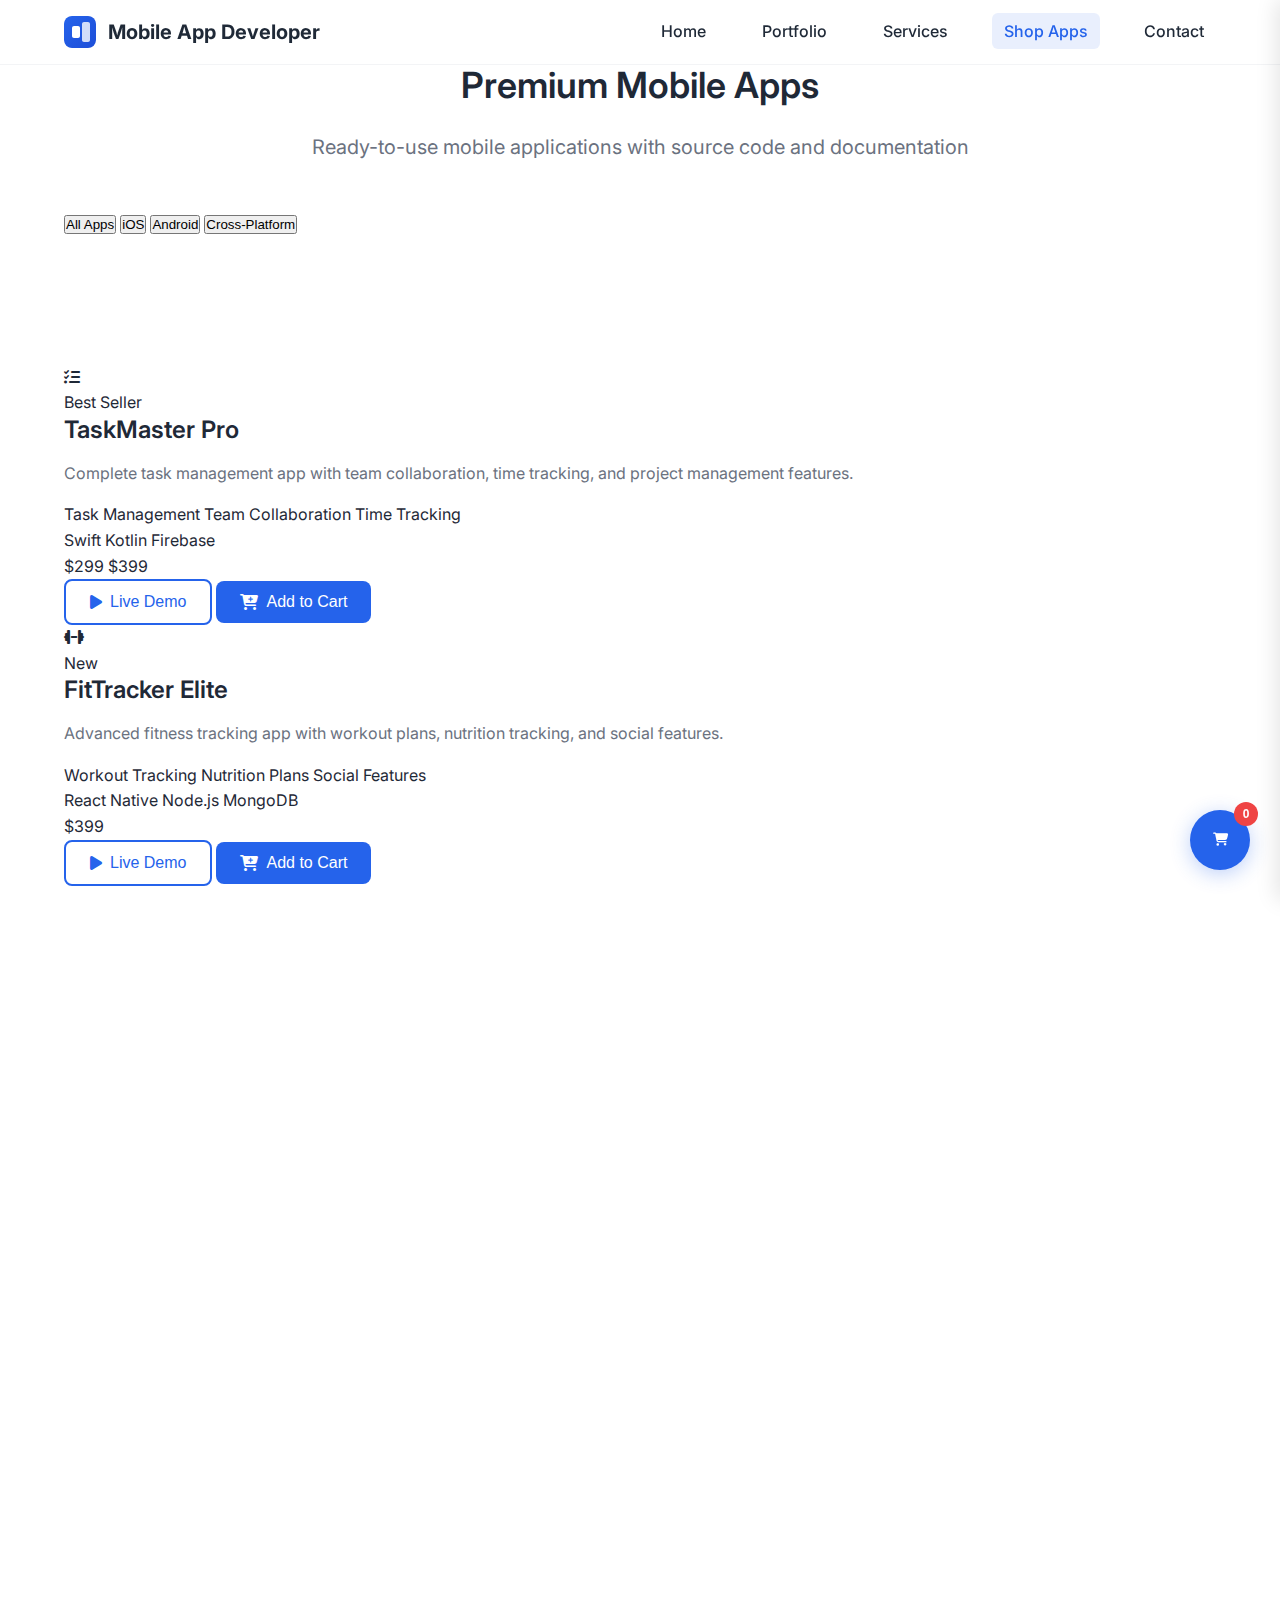
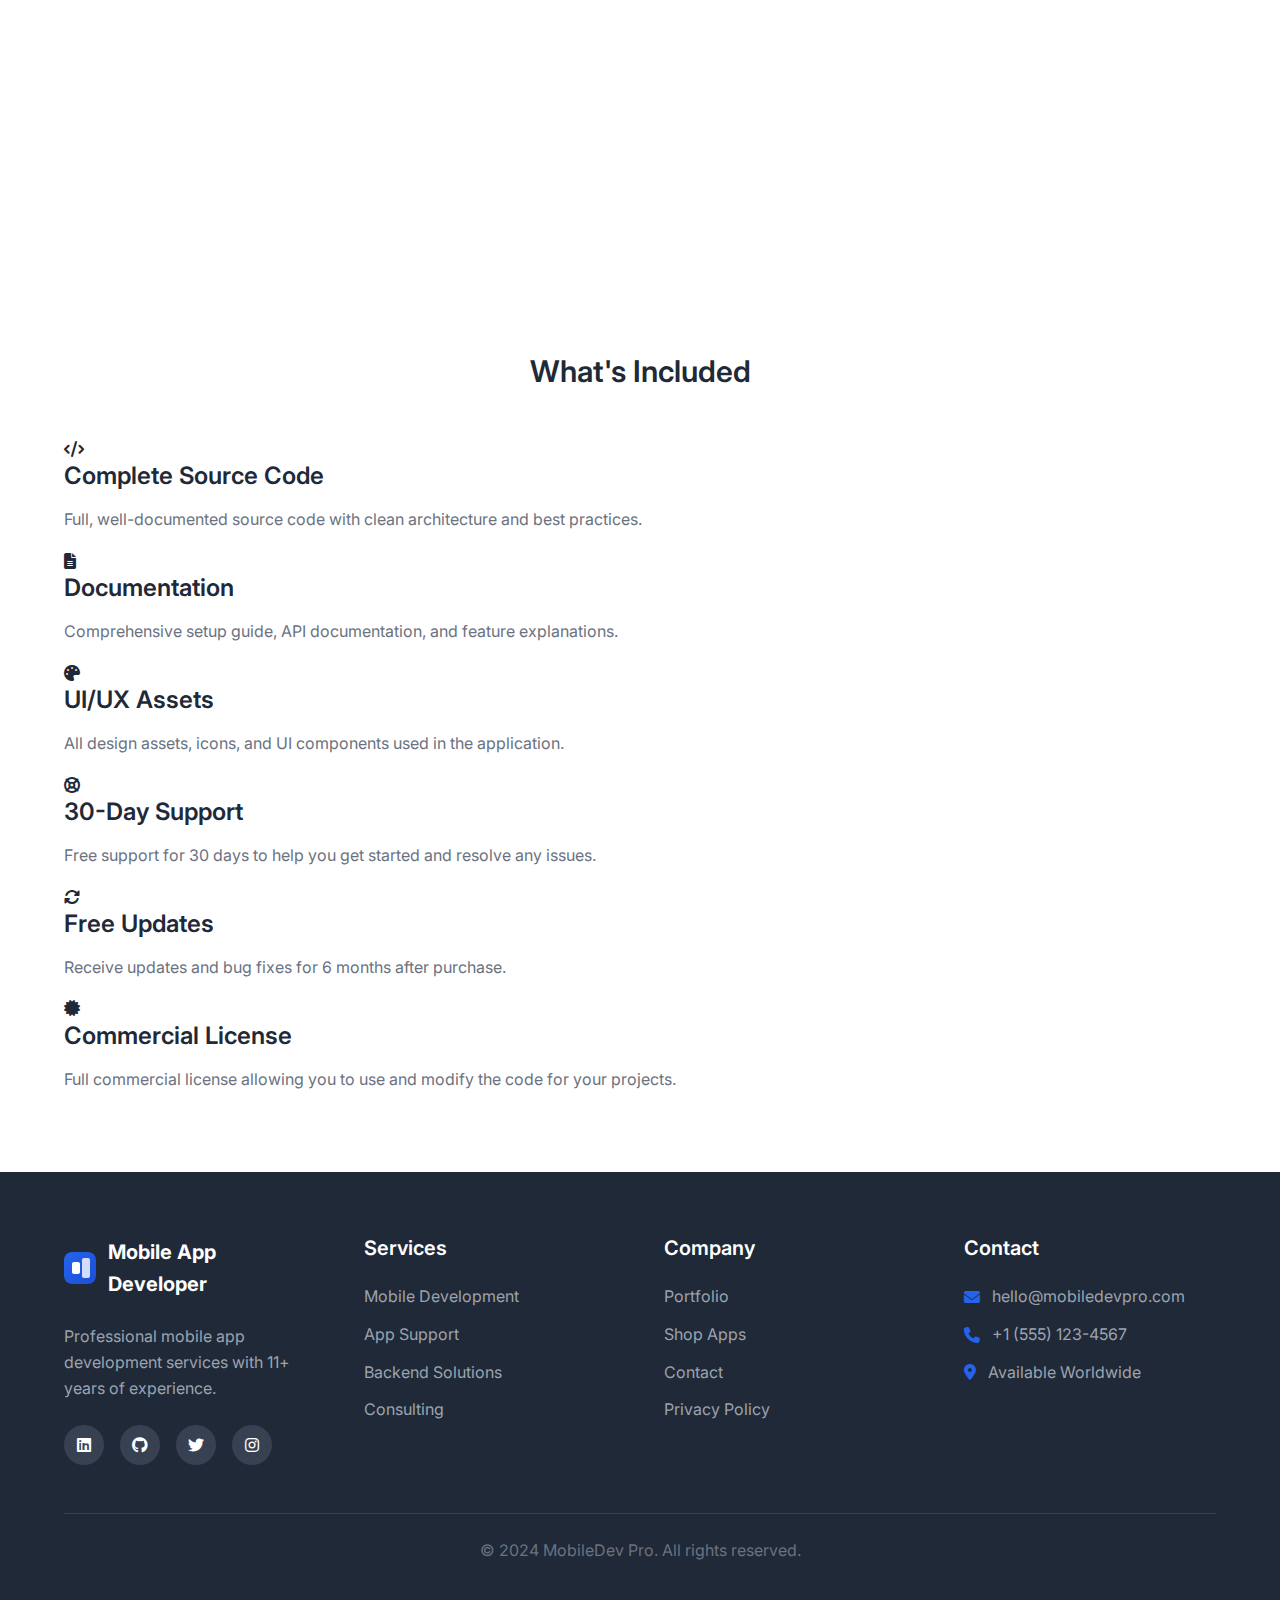
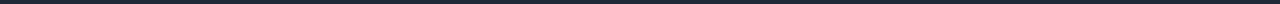
<file: shop.html>
<!DOCTYPE html>
<html lang="en">
<head>
    <meta charset="UTF-8">
    <meta name="viewport" content="width=device-width, initial-scale=1.0">
    <meta name="description" content="Buy premium mobile apps developed by experienced iOS & Android developer. Secure payment processing with instant download.">
    <meta name="keywords" content="buy mobile apps, iOS apps for sale, Android apps, premium mobile applications">
    <title>Shop Mobile Apps - Premium Apps for Sale | MobileDev Pro</title>
    
    <link rel="icon" type="image/x-icon" href="assets/favicon.ico">
    <link rel="stylesheet" href="css/styles.css">
    <link rel="stylesheet" href="https://cdnjs.cloudflare.com/ajax/libs/font-awesome/6.4.0/css/all.min.css">
    <link href="https://fonts.googleapis.com/css2?family=Inter:wght@300;400;500;600;700&display=swap" rel="stylesheet">
    
    <!-- Stripe.js -->
    <script src="https://js.stripe.com/v3/"></script>
</head>
<body>
    <!-- Navigation -->
    <nav class="navbar">
        <div class="nav-container">
            <div class="nav-logo">
                <img src="assets/logo.svg" alt="Logo" class="logo-img">
                <span class="logo-text">Mobile App Developer</span>
            </div>
            <ul class="nav-menu">
                <li class="nav-item">
                    <a href="index.html" class="nav-link">Home</a>
                </li>
                <li class="nav-item">
                    <a href="portfolio.html" class="nav-link">Portfolio</a>
                </li>
                <li class="nav-item">
                    <a href="services.html" class="nav-link">Services</a>
                </li>
                <li class="nav-item">
                    <a href="shop.html" class="nav-link active">Shop Apps</a>
                </li>
                <li class="nav-item">
                    <a href="contact.html" class="nav-link">Contact</a>
                </li>
            </ul>
            <div class="hamburger">
                <span class="bar"></span>
                <span class="bar"></span>
                <span class="bar"></span>
            </div>
        </div>
    </nav>

    <!-- Shop Hero -->
    <section class="shop-hero">
        <div class="container">
            <h1 class="page-title">Premium Mobile Apps</h1>
            <p class="page-subtitle">Ready-to-use mobile applications with source code and documentation</p>
            <div class="shop-filters">
                <button class="filter-btn active" data-filter="all">All Apps</button>
                <button class="filter-btn" data-filter="ios">iOS</button>
                <button class="filter-btn" data-filter="android">Android</button>
                <button class="filter-btn" data-filter="cross-platform">Cross-Platform</button>
            </div>
        </div>
    </section>

    <!-- Shopping Cart -->
    <div class="cart-sidebar" id="cartSidebar">
        <div class="cart-header">
            <h3>Shopping Cart</h3>
            <button class="cart-close" id="cartClose">
                <i class="fas fa-times"></i>
            </button>
        </div>
        <div class="cart-items" id="cartItems">
            <!-- Cart items will be dynamically added here -->
        </div>
        <div class="cart-footer">
            <div class="cart-total">
                <span>Total: $<span id="cartTotal">0</span></span>
            </div>
            <button class="btn btn-primary cart-checkout" id="checkoutBtn">
                <i class="fas fa-credit-card"></i>
                Checkout
            </button>
        </div>
    </div>

    <!-- Cart Toggle Button -->
    <button class="cart-toggle" id="cartToggle">
        <i class="fas fa-shopping-cart"></i>
        <span class="cart-count" id="cartCount">0</span>
    </button>

    <!-- Apps Grid -->
    <section class="shop-grid">
        <div class="container">
            <div class="apps-grid">
                <!-- App 1 -->
                <div class="app-card" data-category="ios android">
                    <div class="app-image">
                        <div class="app-mockup">
                            <i class="fas fa-tasks"></i>
                        </div>
                        <div class="app-badge">Best Seller</div>
                    </div>
                    <div class="app-info">
                        <h3 class="app-title">TaskMaster Pro</h3>
                        <p class="app-description">Complete task management app with team collaboration, time tracking, and project management features.</p>
                        <div class="app-features">
                            <span class="feature-tag">Task Management</span>
                            <span class="feature-tag">Team Collaboration</span>
                            <span class="feature-tag">Time Tracking</span>
                        </div>
                        <div class="app-tech">
                            <span class="tech-tag">Swift</span>
                            <span class="tech-tag">Kotlin</span>
                            <span class="tech-tag">Firebase</span>
                        </div>
                        <div class="app-pricing">
                            <span class="app-price">$299</span>
                            <span class="app-original-price">$399</span>
                        </div>
                        <div class="app-actions">
                            <button class="btn btn-outline demo-btn" data-app="taskmaster">
                                <i class="fas fa-play"></i> Live Demo
                            </button>
                            <button class="btn btn-primary add-to-cart" 
                                    data-id="taskmaster" 
                                    data-name="TaskMaster Pro" 
                                    data-price="299"
                                    data-image="fas fa-tasks">
                                <i class="fas fa-cart-plus"></i> Add to Cart
                            </button>
                        </div>
                    </div>
                </div>

                <!-- App 2 -->
                <div class="app-card" data-category="cross-platform">
                    <div class="app-image">
                        <div class="app-mockup">
                            <i class="fas fa-dumbbell"></i>
                        </div>
                        <div class="app-badge new">New</div>
                    </div>
                    <div class="app-info">
                        <h3 class="app-title">FitTracker Elite</h3>
                        <p class="app-description">Advanced fitness tracking app with workout plans, nutrition tracking, and social features.</p>
                        <div class="app-features">
                            <span class="feature-tag">Workout Tracking</span>
                            <span class="feature-tag">Nutrition Plans</span>
                            <span class="feature-tag">Social Features</span>
                        </div>
                        <div class="app-tech">
                            <span class="tech-tag">React Native</span>
                            <span class="tech-tag">Node.js</span>
                            <span class="tech-tag">MongoDB</span>
                        </div>
                        <div class="app-pricing">
                            <span class="app-price">$399</span>
                        </div>
                        <div class="app-actions">
                            <button class="btn btn-outline demo-btn" data-app="fittracker">
                                <i class="fas fa-play"></i> Live Demo
                            </button>
                            <button class="btn btn-primary add-to-cart" 
                                    data-id="fittracker" 
                                    data-name="FitTracker Elite" 
                                    data-price="399"
                                    data-image="fas fa-dumbbell">
                                <i class="fas fa-cart-plus"></i> Add to Cart
                            </button>
                        </div>
                    </div>
                </div>

                <!-- App 3 -->
                <div class="app-card" data-category="ios">
                    <div class="app-image">
                        <div class="app-mockup">
                            <i class="fas fa-chart-line"></i>
                        </div>
                    </div>
                    <div class="app-info">
                        <h3 class="app-title">StockTracker iOS</h3>
                        <p class="app-description">Professional stock market tracking app with real-time data, portfolio management, and advanced analytics.</p>
                        <div class="app-features">
                            <span class="feature-tag">Real-time Data</span>
                            <span class="feature-tag">Portfolio Management</span>
                            <span class="feature-tag">Analytics</span>
                        </div>
                        <div class="app-tech">
                            <span class="tech-tag">SwiftUI</span>
                            <span class="tech-tag">Core Data</span>
                            <span class="tech-tag">Charts</span>
                        </div>
                        <div class="app-pricing">
                            <span class="app-price">$199</span>
                        </div>
                        <div class="app-actions">
                            <button class="btn btn-outline demo-btn" data-app="stocktracker">
                                <i class="fas fa-play"></i> Live Demo
                            </button>
                            <button class="btn btn-primary add-to-cart" 
                                    data-id="stocktracker" 
                                    data-name="StockTracker iOS" 
                                    data-price="199"
                                    data-image="fas fa-chart-line">
                                <i class="fas fa-cart-plus"></i> Add to Cart
                            </button>
                        </div>
                    </div>
                </div>

                <!-- App 4 -->
                <div class="app-card" data-category="android">
                    <div class="app-image">
                        <div class="app-mockup">
                            <i class="fas fa-utensils"></i>
                        </div>
                    </div>
                    <div class="app-info">
                        <h3 class="app-title">RecipeBook Android</h3>
                        <p class="app-description">Beautiful recipe management app with meal planning, shopping lists, and cooking timers.</p>
                        <div class="app-features">
                            <span class="feature-tag">Recipe Management</span>
                            <span class="feature-tag">Meal Planning</span>
                            <span class="feature-tag">Shopping Lists</span>
                        </div>
                        <div class="app-tech">
                            <span class="tech-tag">Kotlin</span>
                            <span class="tech-tag">Room DB</span>
                            <span class="tech-tag">Material Design</span>
                        </div>
                        <div class="app-pricing">
                            <span class="app-price">$149</span>
                        </div>
                        <div class="app-actions">
                            <button class="btn btn-outline demo-btn" data-app="recipebook">
                                <i class="fas fa-play"></i> Live Demo
                            </button>
                            <button class="btn btn-primary add-to-cart" 
                                    data-id="recipebook" 
                                    data-name="RecipeBook Android" 
                                    data-price="149"
                                    data-image="fas fa-utensils">
                                <i class="fas fa-cart-plus"></i> Add to Cart
                            </button>
                        </div>
                    </div>
                </div>

                <!-- App 5 -->
                <div class="app-card" data-category="cross-platform">
                    <div class="app-image">
                        <div class="app-mockup">
                            <i class="fas fa-comments"></i>
                        </div>
                    </div>
                    <div class="app-info">
                        <h3 class="app-title">ChatApp Pro</h3>
                        <p class="app-description">Modern messaging app with end-to-end encryption, group chats, file sharing, and video calls.</p>
                        <div class="app-features">
                            <span class="feature-tag">End-to-End Encryption</span>
                            <span class="feature-tag">Video Calls</span>
                            <span class="feature-tag">File Sharing</span>
                        </div>
                        <div class="app-tech">
                            <span class="tech-tag">Flutter</span>
                            <span class="tech-tag">WebRTC</span>
                            <span class="tech-tag">Socket.io</span>
                        </div>
                        <div class="app-pricing">
                            <span class="app-price">$499</span>
                        </div>
                        <div class="app-actions">
                            <button class="btn btn-outline demo-btn" data-app="chatapp">
                                <i class="fas fa-play"></i> Live Demo
                            </button>
                            <button class="btn btn-primary add-to-cart" 
                                    data-id="chatapp" 
                                    data-name="ChatApp Pro" 
                                    data-price="499"
                                    data-image="fas fa-comments">
                                <i class="fas fa-cart-plus"></i> Add to Cart
                            </button>
                        </div>
                    </div>
                </div>

                <!-- App 6 -->
                <div class="app-card" data-category="ios android">
                    <div class="app-image">
                        <div class="app-mockup">
                            <i class="fas fa-camera"></i>
                        </div>
                    </div>
                    <div class="app-info">
                        <h3 class="app-title">PhotoEditor Pro</h3>
                        <p class="app-description">Professional photo editing app with advanced filters, AI-powered enhancements, and social sharing.</p>
                        <div class="app-features">
                            <span class="feature-tag">Advanced Filters</span>
                            <span class="feature-tag">AI Enhancement</span>
                            <span class="feature-tag">Social Sharing</span>
                        </div>
                        <div class="app-tech">
                            <span class="tech-tag">Swift</span>
                            <span class="tech-tag">Kotlin</span>
                            <span class="tech-tag">OpenCV</span>
                        </div>
                        <div class="app-pricing">
                            <span class="app-price">$349</span>
                        </div>
                        <div class="app-actions">
                            <button class="btn btn-outline demo-btn" data-app="photoeditor">
                                <i class="fas fa-play"></i> Live Demo
                            </button>
                            <button class="btn btn-primary add-to-cart" 
                                    data-id="photoeditor" 
                                    data-name="PhotoEditor Pro" 
                                    data-price="349"
                                    data-image="fas fa-camera">
                                <i class="fas fa-cart-plus"></i> Add to Cart
                            </button>
                        </div>
                    </div>
                </div>
            </div>
        </div>
    </section>

    <!-- What's Included Section -->
    <section class="whats-included">
        <div class="container">
            <h2 class="section-title">What's Included</h2>
            <div class="included-grid">
                <div class="included-item">
                    <div class="included-icon">
                        <i class="fas fa-code"></i>
                    </div>
                    <h3>Complete Source Code</h3>
                    <p>Full, well-documented source code with clean architecture and best practices.</p>
                </div>
                <div class="included-item">
                    <div class="included-icon">
                        <i class="fas fa-file-alt"></i>
                    </div>
                    <h3>Documentation</h3>
                    <p>Comprehensive setup guide, API documentation, and feature explanations.</p>
                </div>
                <div class="included-item">
                    <div class="included-icon">
                        <i class="fas fa-palette"></i>
                    </div>
                    <h3>UI/UX Assets</h3>
                    <p>All design assets, icons, and UI components used in the application.</p>
                </div>
                <div class="included-item">
                    <div class="included-icon">
                        <i class="fas fa-life-ring"></i>
                    </div>
                    <h3>30-Day Support</h3>
                    <p>Free support for 30 days to help you get started and resolve any issues.</p>
                </div>
                <div class="included-item">
                    <div class="included-icon">
                        <i class="fas fa-sync-alt"></i>
                    </div>
                    <h3>Free Updates</h3>
                    <p>Receive updates and bug fixes for 6 months after purchase.</p>
                </div>
                <div class="included-item">
                    <div class="included-icon">
                        <i class="fas fa-certificate"></i>
                    </div>
                    <h3>Commercial License</h3>
                    <p>Full commercial license allowing you to use and modify the code for your projects.</p>
                </div>
            </div>
        </div>
    </section>

    <!-- Payment Modal -->
    <div class="modal" id="paymentModal">
        <div class="modal-content">
            <div class="modal-header">
                <h3>Secure Checkout</h3>
                <button class="modal-close" id="paymentModalClose">
                    <i class="fas fa-times"></i>
                </button>
            </div>
            <div class="modal-body">
                <div class="checkout-summary">
                    <h4>Order Summary</h4>
                    <div id="checkoutItems"></div>
                    <div class="checkout-total">
                        <strong>Total: $<span id="checkoutTotal">0</span></strong>
                    </div>
                </div>
                <form id="payment-form">
                    <div class="form-group">
                        <label for="email">Email Address</label>
                        <input type="email" id="email" name="email" required>
                    </div>
                    <div class="form-group">
                        <label for="card-element">Credit or Debit Card</label>
                        <div id="card-element">
                            <!-- Stripe Elements will create form elements here -->
                        </div>
                        <div id="card-errors" role="alert"></div>
                    </div>
                    <button type="submit" id="submit-payment" class="btn btn-primary btn-full">
                        <span id="button-text">Pay Now</span>
                        <div id="spinner" class="spinner hidden"></div>
                    </button>
                </form>
            </div>
        </div>
    </div>

    <!-- Demo Modal -->
    <div class="modal" id="demoModal">
        <div class="modal-content">
            <div class="modal-header">
                <h3>App Demo</h3>
                <button class="modal-close" id="demoModalClose">
                    <i class="fas fa-times"></i>
                </button>
            </div>
            <div class="modal-body">
                <div class="demo-content">
                    <div class="demo-video">
                        <div class="video-placeholder">
                            <i class="fas fa-play-circle"></i>
                            <p>Demo video will be displayed here</p>
                        </div>
                    </div>
                    <div class="demo-features">
                        <h4>Key Features</h4>
                        <ul id="demoFeatures">
                            <!-- Features will be populated dynamically -->
                        </ul>
                    </div>
                </div>
            </div>
        </div>
    </div>

    <!-- Footer -->
    <footer class="footer">
        <div class="container">
            <div class="footer-content">
                <div class="footer-section">
                    <div class="footer-logo">
                        <img src="assets/logo.svg" alt="Logo" class="logo-img">
                        <span class="logo-text">Mobile App Developer</span>
                    </div>
                    <p class="footer-description">
                        Professional mobile app development services with 11+ years of experience.
                    </p>
                    <div class="social-links">
                        <a href="#" class="social-link"><i class="fab fa-linkedin"></i></a>
                        <a href="#" class="social-link"><i class="fab fa-github"></i></a>
                        <a href="#" class="social-link"><i class="fab fa-twitter"></i></a>
                        <a href="#" class="social-link"><i class="fab fa-instagram"></i></a>
                    </div>
                </div>
                <div class="footer-section">
                    <h4>Services</h4>
                    <ul class="footer-links">
                        <li><a href="services.html#mobile-dev">Mobile Development</a></li>
                        <li><a href="services.html#support">App Support</a></li>
                        <li><a href="services.html#backend">Backend Solutions</a></li>
                        <li><a href="services.html#consulting">Consulting</a></li>
                    </ul>
                </div>
                <div class="footer-section">
                    <h4>Company</h4>
                    <ul class="footer-links">
                        <li><a href="portfolio.html">Portfolio</a></li>
                        <li><a href="shop.html">Shop Apps</a></li>
                        <li><a href="contact.html">Contact</a></li>
                        <li><a href="#privacy">Privacy Policy</a></li>
                    </ul>
                </div>
                <div class="footer-section">
                    <h4>Contact</h4>
                    <div class="contact-info">
                        <p><i class="fas fa-envelope"></i> hello@mobiledevpro.com</p>
                        <p><i class="fas fa-phone"></i> +1 (555) 123-4567</p>
                        <p><i class="fas fa-map-marker-alt"></i> Available Worldwide</p>
                    </div>
                </div>
            </div>
            <div class="footer-bottom">
                <p>&copy; 2024 MobileDev Pro. All rights reserved.</p>
            </div>
        </div>
    </footer>

    <script src="js/main.js"></script>
    <script src="js/shop.js"></script>
</body>
</html>
</file>
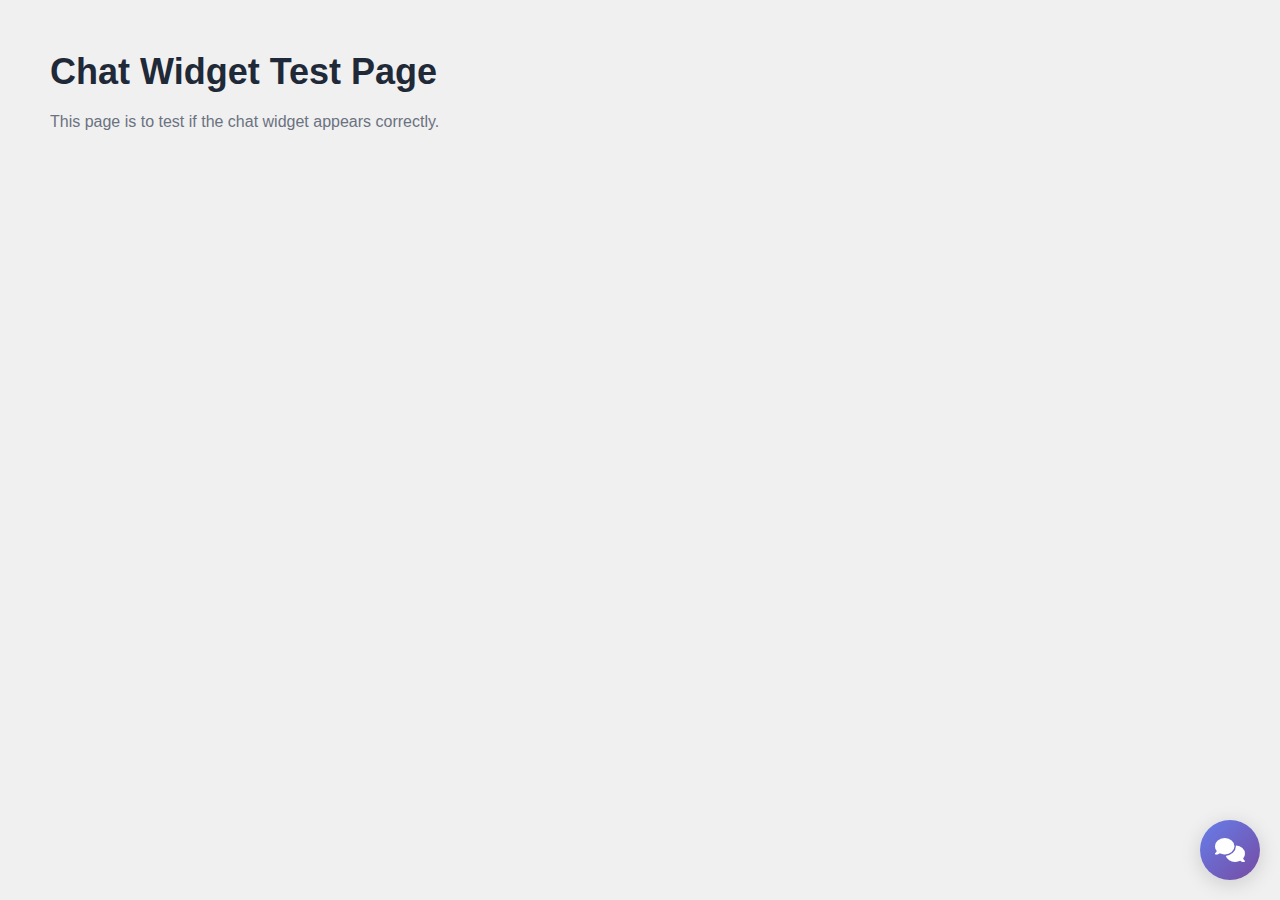
<file: test-chat.html>
<!DOCTYPE html>
<html lang="en">
<head>
    <meta charset="UTF-8">
    <meta name="viewport" content="width=device-width, initial-scale=1.0">
    <title>Chat Widget Test</title>
    <link rel="stylesheet" href="css/styles.css">
    <link rel="stylesheet" href="https://cdnjs.cloudflare.com/ajax/libs/font-awesome/6.4.0/css/all.min.css">
</head>
<body style="padding: 50px; background: #f0f0f0;">
    <h1>Chat Widget Test Page</h1>
    <p>This page is to test if the chat widget appears correctly.</p>
    
    <script>
        // Simplified chat widget test
        document.addEventListener('DOMContentLoaded', function() {
            console.log('DOM loaded, initializing chat widget...');
            
            // Create chat widget HTML
            const chatWidget = document.createElement('div');
            chatWidget.className = 'chat-widget';
            chatWidget.innerHTML = `
                <button class="chat-toggle" id="chatToggle" style="
                    position: fixed;
                    bottom: 20px;
                    right: 20px;
                    width: 60px;
                    height: 60px;
                    background: linear-gradient(135deg, #667eea, #764ba2);
                    border: none;
                    border-radius: 50%;
                    color: white;
                    font-size: 24px;
                    cursor: pointer;
                    box-shadow: 0 4px 20px rgba(0, 0, 0, 0.15);
                    z-index: 1000;
                    display: flex;
                    align-items: center;
                    justify-content: center;
                ">
                    <i class="fas fa-comments"></i>
                </button>
            `;
            
            // Append to body
            document.body.appendChild(chatWidget);
            console.log('Chat widget added to DOM');
            
            // Add click handler
            const chatToggle = document.getElementById('chatToggle');
            chatToggle.addEventListener('click', () => {
                alert('Chat widget is working! The full chat window will be implemented next.');
            });
        });
    </script>
</body>
</html>
</file>
<file: css/styles.css>
/* Reset and Base Styles */
* {
    margin: 0;
    padding: 0;
    box-sizing: border-box;
}

:root {
    /* Brand Colors */
    --primary-color: #2563eb;
    --primary-dark: #1d4ed8;
    --secondary-color: #10b981;
    --accent-color: #f59e0b;
    
    /* Neutral Colors */
    --dark: #1f2937;
    --dark-light: #374151;
    --gray: #6b7280;
    --gray-light: #9ca3af;
    --light-gray: #f3f4f6;
    --white: #ffffff;
    
    /* Typography */
    --font-family: 'Inter', -apple-system, BlinkMacSystemFont, sans-serif;
    --font-size-xs: 0.75rem;
    --font-size-sm: 0.875rem;
    --font-size-base: 1rem;
    --font-size-lg: 1.125rem;
    --font-size-xl: 1.25rem;
    --font-size-2xl: 1.5rem;
    --font-size-3xl: 1.875rem;
    --font-size-4xl: 2.25rem;
    --font-size-5xl: 3rem;
    
    /* Spacing */
    --spacing-xs: 0.5rem;
    --spacing-sm: 0.75rem;
    --spacing-md: 1rem;
    --spacing-lg: 1.5rem;
    --spacing-xl: 2rem;
    --spacing-2xl: 3rem;
    --spacing-3xl: 4rem;
    
    /* Shadows */
    --shadow-sm: 0 1px 2px 0 rgba(0, 0, 0, 0.05);
    --shadow-md: 0 4px 6px -1px rgba(0, 0, 0, 0.1);
    --shadow-lg: 0 10px 15px -3px rgba(0, 0, 0, 0.1);
    --shadow-xl: 0 20px 25px -5px rgba(0, 0, 0, 0.1);
    
    /* Border Radius */
    --radius-sm: 0.375rem;
    --radius-md: 0.5rem;
    --radius-lg: 0.75rem;
    --radius-xl: 1rem;
    
    /* Transitions */
    --transition-fast: 0.15s ease-in-out;
    --transition-normal: 0.3s ease-in-out;
    --transition-slow: 0.5s ease-in-out;
}

body {
    font-family: var(--font-family);
    line-height: 1.6;
    color: var(--dark);
    background-color: var(--white);
}

/* Typography */
h1, h2, h3, h4, h5, h6 {
    font-weight: 600;
    line-height: 1.2;
    margin-bottom: var(--spacing-md);
}

h1 { font-size: var(--font-size-4xl); }
h2 { font-size: var(--font-size-3xl); }
h3 { font-size: var(--font-size-2xl); }
h4 { font-size: var(--font-size-xl); }
h5 { font-size: var(--font-size-lg); }
h6 { font-size: var(--font-size-base); }

p {
    margin-bottom: var(--spacing-md);
    color: var(--gray);
}

a {
    color: var(--primary-color);
    text-decoration: none;
    transition: color var(--transition-fast);
}

a:hover {
    color: var(--primary-dark);
}

/* Container */
.container {
    max-width: 1200px;
    margin: 0 auto;
    padding: 0 var(--spacing-lg);
}

/* Buttons */
.btn {
    display: inline-flex;
    align-items: center;
    gap: var(--spacing-xs);
    padding: var(--spacing-sm) var(--spacing-lg);
    border: none;
    border-radius: var(--radius-md);
    font-size: var(--font-size-base);
    font-weight: 500;
    text-decoration: none;
    cursor: pointer;
    transition: all var(--transition-fast);
    white-space: nowrap;
}

.btn-primary {
    background-color: var(--primary-color);
    color: var(--white);
}

.btn-primary:hover {
    background-color: var(--primary-dark);
    color: var(--white);
    transform: translateY(-2px);
    box-shadow: var(--shadow-lg);
}

.btn-secondary {
    background-color: var(--secondary-color);
    color: var(--white);
}

.btn-secondary:hover {
    background-color: #059669;
    color: var(--white);
}

.btn-outline {
    background-color: transparent;
    color: var(--primary-color);
    border: 2px solid var(--primary-color);
}

.btn-outline:hover {
    background-color: var(--primary-color);
    color: var(--white);
}

.btn-full {
    width: 100%;
    justify-content: center;
}

/* Navigation */
.navbar {
    position: fixed;
    top: 0;
    left: 0;
    right: 0;
    background-color: rgba(255, 255, 255, 0.95);
    backdrop-filter: blur(10px);
    border-bottom: 1px solid var(--light-gray);
    z-index: 1000;
    transition: all var(--transition-normal);
}

.nav-container {
    display: flex;
    align-items: center;
    justify-content: space-between;
    padding: var(--spacing-md) var(--spacing-lg);
    max-width: 1200px;
    margin: 0 auto;
}

.nav-logo {
    display: flex;
    align-items: center;
    gap: var(--spacing-sm);
    font-size: var(--font-size-xl);
    font-weight: 700;
    color: var(--dark);
}

.logo-img {
    width: 32px;
    height: 32px;
    border-radius: var(--radius-sm);
}

.nav-menu {
    display: flex;
    list-style: none;
    gap: var(--spacing-xl);
}

.nav-link {
    color: var(--dark);
    font-weight: 500;
    padding: var(--spacing-xs) var(--spacing-sm);
    border-radius: var(--radius-sm);
    transition: all var(--transition-fast);
}

.nav-link:hover,
.nav-link.active {
    color: var(--primary-color);
    background-color: rgba(37, 99, 235, 0.1);
}

.hamburger {
    display: none;
    flex-direction: column;
    cursor: pointer;
    gap: 4px;
}

.bar {
    width: 25px;
    height: 3px;
    background-color: var(--dark);
    transition: var(--transition-fast);
}

/* Hero Section */
.hero {
    padding: 120px 0 80px;
    background: linear-gradient(135deg, #667eea 0%, #764ba2 100%);
    color: var(--white);
    overflow: hidden;
}

.hero-container {
    display: grid;
    grid-template-columns: 1fr 1fr;
    gap: var(--spacing-3xl);
    align-items: center;
    max-width: 1200px;
    margin: 0 auto;
    padding: 0 var(--spacing-lg);
}

.hero-title {
    font-size: var(--font-size-5xl);
    font-weight: 700;
    margin-bottom: var(--spacing-lg);
    line-height: 1.1;
}

.highlight {
    color: var(--accent-color);
}

.hero-subtitle {
    font-size: var(--font-size-xl);
    margin-bottom: var(--spacing-2xl);
    color: rgba(255, 255, 255, 0.9);
}

.hero-stats {
    display: flex;
    gap: var(--spacing-2xl);
    margin-bottom: var(--spacing-2xl);
}

.stat {
    text-align: center;
}

.stat-number {
    display: block;
    font-size: var(--font-size-2xl);
    font-weight: 700;
    color: var(--accent-color);
}

.stat-label {
    font-size: var(--font-size-sm);
    color: rgba(255, 255, 255, 0.8);
}

.hero-buttons {
    display: flex;
    gap: var(--spacing-lg);
}

.hero-image {
    display: flex;
    justify-content: center;
    align-items: center;
}

.phone-mockup {
    width: 300px;
    height: 600px;
    background: linear-gradient(145deg, #1f2937, #374151);
    border-radius: 30px;
    padding: 20px;
    box-shadow: var(--shadow-xl);
    position: relative;
}

.phone-screen {
    width: 100%;
    height: 100%;
    background-color: var(--white);
    border-radius: 20px;
    overflow: hidden;
}

.app-preview {
    padding: var(--spacing-lg);
    height: 100%;
}

.app-header {
    height: 60px;
    background-color: var(--primary-color);
    border-radius: var(--radius-md);
    margin-bottom: var(--spacing-md);
}

.app-content {
    display: flex;
    flex-direction: column;
    gap: var(--spacing-md);
}

.app-element {
    height: 80px;
    background-color: var(--light-gray);
    border-radius: var(--radius-md);
}

/* Sections */
section {
    padding: var(--spacing-3xl) 0;
}

.section-title {
    text-align: center;
    margin-bottom: var(--spacing-2xl);
    color: var(--dark);
}

.page-title {
    font-size: var(--font-size-4xl);
    text-align: center;
    margin-bottom: var(--spacing-lg);
}

.page-subtitle {
    font-size: var(--font-size-xl);
    text-align: center;
    color: var(--gray);
    margin-bottom: var(--spacing-2xl);
}

/* About Section */
.about {
    background-color: var(--light-gray);
}

.about-content {
    display: grid;
    grid-template-columns: 2fr 1fr;
    gap: var(--spacing-3xl);
    align-items: center;
}

.about-description {
    font-size: var(--font-size-lg);
    margin-bottom: var(--spacing-2xl);
}

.skills-grid {
    display: grid;
    grid-template-columns: repeat(2, 1fr);
    gap: var(--spacing-lg);
}

.skill-item {
    display: flex;
    align-items: center;
    gap: var(--spacing-md);
    padding: var(--spacing-md);
    background-color: var(--white);
    border-radius: var(--radius-md);
    box-shadow: var(--shadow-sm);
}

.skill-item i {
    font-size: var(--font-size-xl);
    color: var(--primary-color);
}

.developer-avatar {
    width: 200px;
    height: 200px;
    background: linear-gradient(135deg, var(--primary-color), var(--secondary-color));
    border-radius: 50%;
    display: flex;
    align-items: center;
    justify-content: center;
    margin: 0 auto;
    box-shadow: var(--shadow-lg);
}

.developer-avatar i {
    font-size: 80px;
    color: var(--white);
}

/* Services */
.services-preview {
    padding: var(--spacing-3xl) 0;
}

.services-grid {
    display: grid;
    grid-template-columns: repeat(auto-fit, minmax(300px, 1fr));
    gap: var(--spacing-2xl);
}

.service-card {
    background-color: var(--white);
    padding: var(--spacing-2xl);
    border-radius: var(--radius-lg);
    box-shadow: var(--shadow-md);
    text-align: center;
    transition: transform var(--transition-normal);
}

.service-card:hover {
    transform: translateY(-5px);
    box-shadow: var(--shadow-xl);
}

.service-icon {
    width: 80px;
    height: 80px;
    background: linear-gradient(135deg, var(--primary-color), var(--secondary-color));
    border-radius: 50%;
    display: flex;
    align-items: center;
    justify-content: center;
    margin: 0 auto var(--spacing-lg);
}

.service-icon i {
    font-size: var(--font-size-2xl);
    color: var(--white);
}

.service-card h3 {
    margin-bottom: var(--spacing-md);
    color: var(--dark);
}

.service-link {
    color: var(--primary-color);
    font-weight: 500;
    text-decoration: none;
    border-bottom: 2px solid transparent;
    transition: border-color var(--transition-fast);
}

.service-link:hover {
    border-bottom-color: var(--primary-color);
}

/* CTA Section */
.cta {
    background: linear-gradient(135deg, var(--primary-color), var(--primary-dark));
    color: var(--white);
    text-align: center;
}

.cta h2 {
    font-size: var(--font-size-3xl);
    margin-bottom: var(--spacing-md);
}

.cta p {
    font-size: var(--font-size-lg);
    margin-bottom: var(--spacing-2xl);
    color: rgba(255, 255, 255, 0.9);
}

.cta-buttons {
    display: flex;
    gap: var(--spacing-lg);
    justify-content: center;
}

/* Footer */
.footer {
    background-color: var(--dark);
    color: var(--white);
    padding: var(--spacing-3xl) 0 var(--spacing-lg);
}

.footer-content {
    display: grid;
    grid-template-columns: repeat(4, 1fr);
    gap: var(--spacing-2xl);
    margin-bottom: var(--spacing-2xl);
}

.footer-logo {
    display: flex;
    align-items: center;
    gap: var(--spacing-sm);
    font-size: var(--font-size-xl);
    font-weight: 700;
    margin-bottom: var(--spacing-lg);
}

.footer-description {
    color: var(--gray-light);
    margin-bottom: var(--spacing-lg);
}

.social-links {
    display: flex;
    gap: var(--spacing-md);
}

.social-link {
    width: 40px;
    height: 40px;
    background-color: var(--dark-light);
    border-radius: 50%;
    display: flex;
    align-items: center;
    justify-content: center;
    color: var(--white);
    transition: all var(--transition-fast);
}

.social-link:hover {
    background-color: var(--primary-color);
    transform: translateY(-2px);
}

.footer-section h4 {
    margin-bottom: var(--spacing-lg);
    color: var(--white);
}

.footer-links {
    list-style: none;
}

.footer-links li {
    margin-bottom: var(--spacing-sm);
}

.footer-links a {
    color: var(--gray-light);
    transition: color var(--transition-fast);
}

.footer-links a:hover {
    color: var(--white);
}

.contact-info p {
    display: flex;
    align-items: center;
    gap: var(--spacing-sm);
    margin-bottom: var(--spacing-sm);
    color: var(--gray-light);
}

.contact-info i {
    color: var(--primary-color);
}

.footer-bottom {
    border-top: 1px solid var(--dark-light);
    padding-top: var(--spacing-lg);
    text-align: center;
    color: var(--gray-light);
}

/* Responsive Design */
@media (max-width: 768px) {
    .nav-menu {
        position: fixed;
        top: 70px;
        left: -100%;
        width: 100%;
        height: calc(100vh - 70px);
        background-color: var(--white);
        flex-direction: column;
        justify-content: flex-start;
        align-items: center;
        padding-top: var(--spacing-2xl);
        transition: left var(--transition-normal);
    }
    
    .nav-menu.active {
        left: 0;
    }
    
    .hamburger {
        display: flex;
    }
    
    .hero-container {
        grid-template-columns: 1fr;
        text-align: center;
        gap: var(--spacing-2xl);
    }
    
    .hero-title {
        font-size: var(--font-size-3xl);
    }
    
    .hero-stats {
        justify-content: center;
    }
    
    .hero-buttons {
        flex-direction: column;
        align-items: center;
    }
    
    .about-content {
        grid-template-columns: 1fr;
        text-align: center;
    }
    
    .skills-grid {
        grid-template-columns: 1fr;
    }
    
    .services-grid {
        grid-template-columns: 1fr;
    }
    
    .cta-buttons {
        flex-direction: column;
        align-items: center;
    }
    
    .footer-content {
        grid-template-columns: repeat(2, 1fr);
    }
}

@media (max-width: 480px) {
    .container {
        padding: 0 var(--spacing-md);
    }
    
    .hero {
        padding: 100px 0 60px;
    }
    
    .hero-title {
        font-size: var(--font-size-2xl);
    }
    
    .hero-stats {
        flex-direction: column;
        gap: var(--spacing-lg);
    }
    
    .phone-mockup {
        width: 250px;
        height: 500px;
    }
    
    .footer-content {
        grid-template-columns: 1fr;
        text-align: center;
    }
}
</file>
